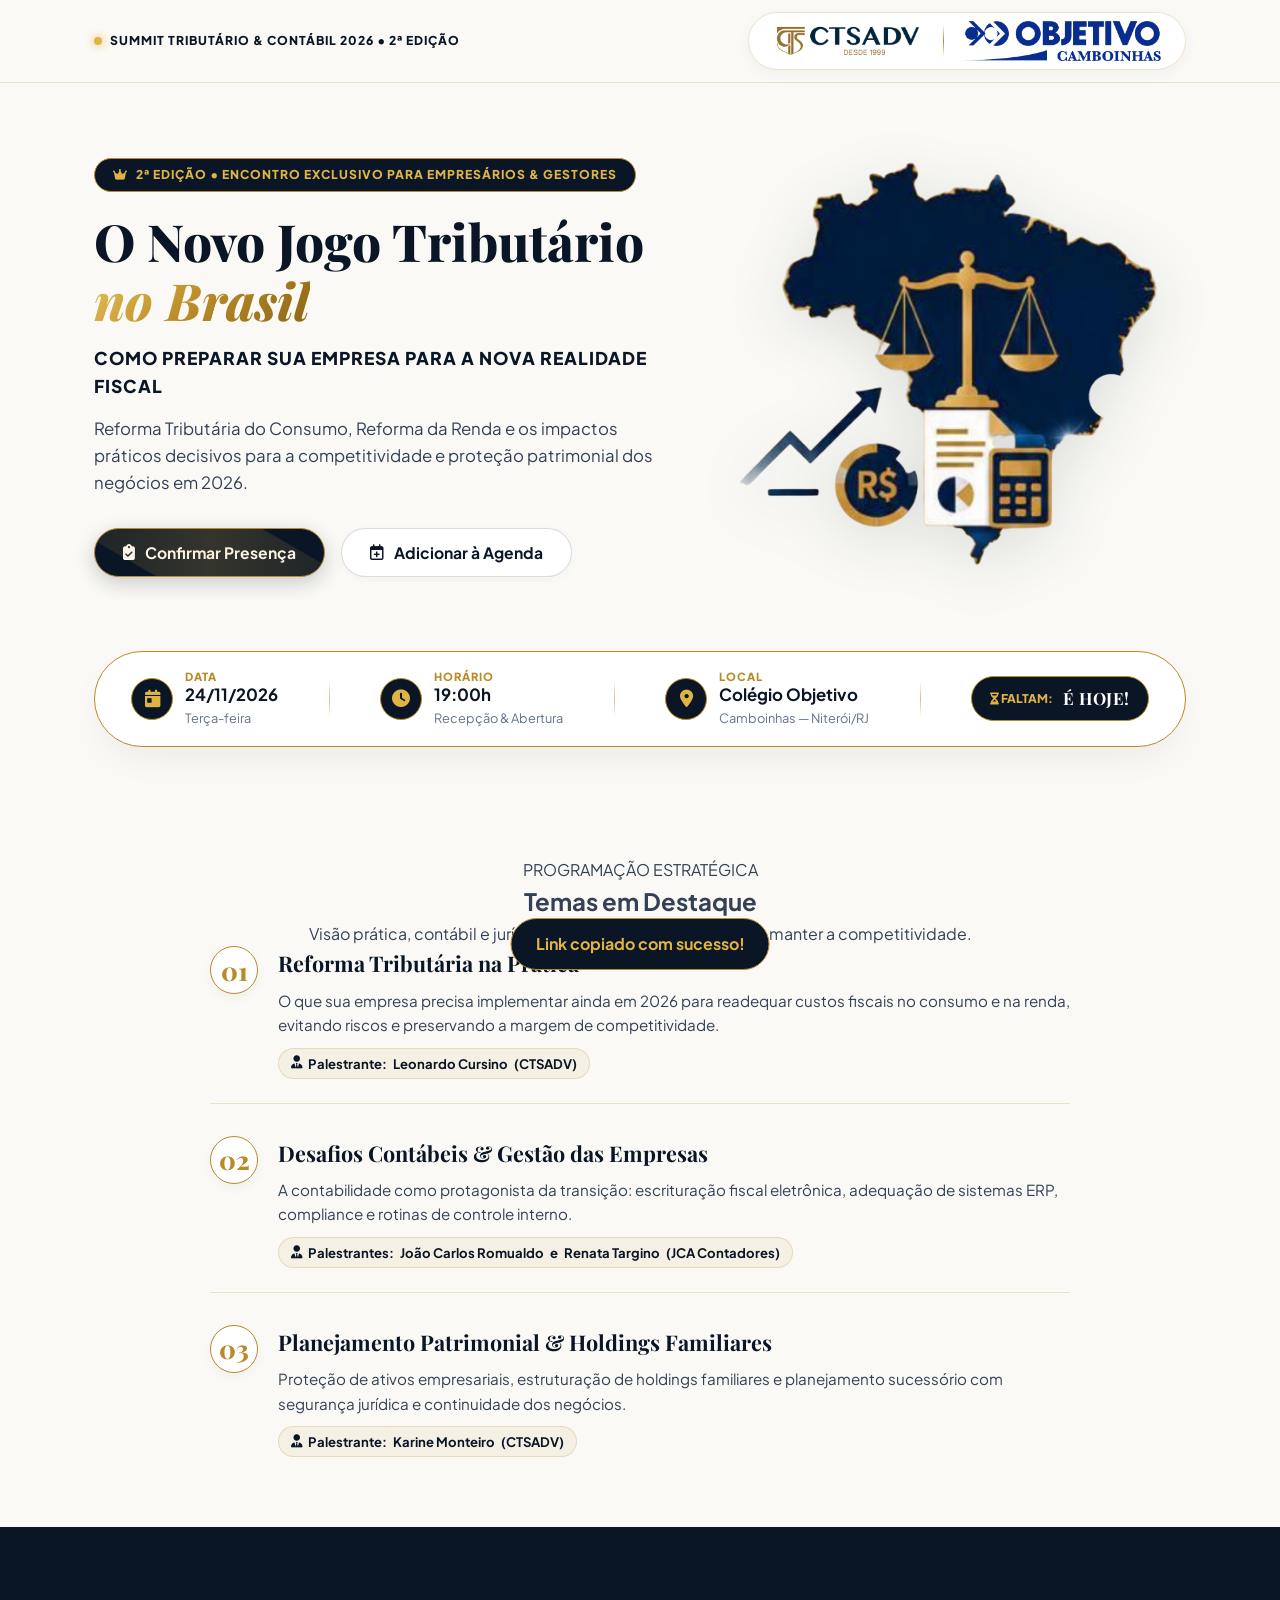
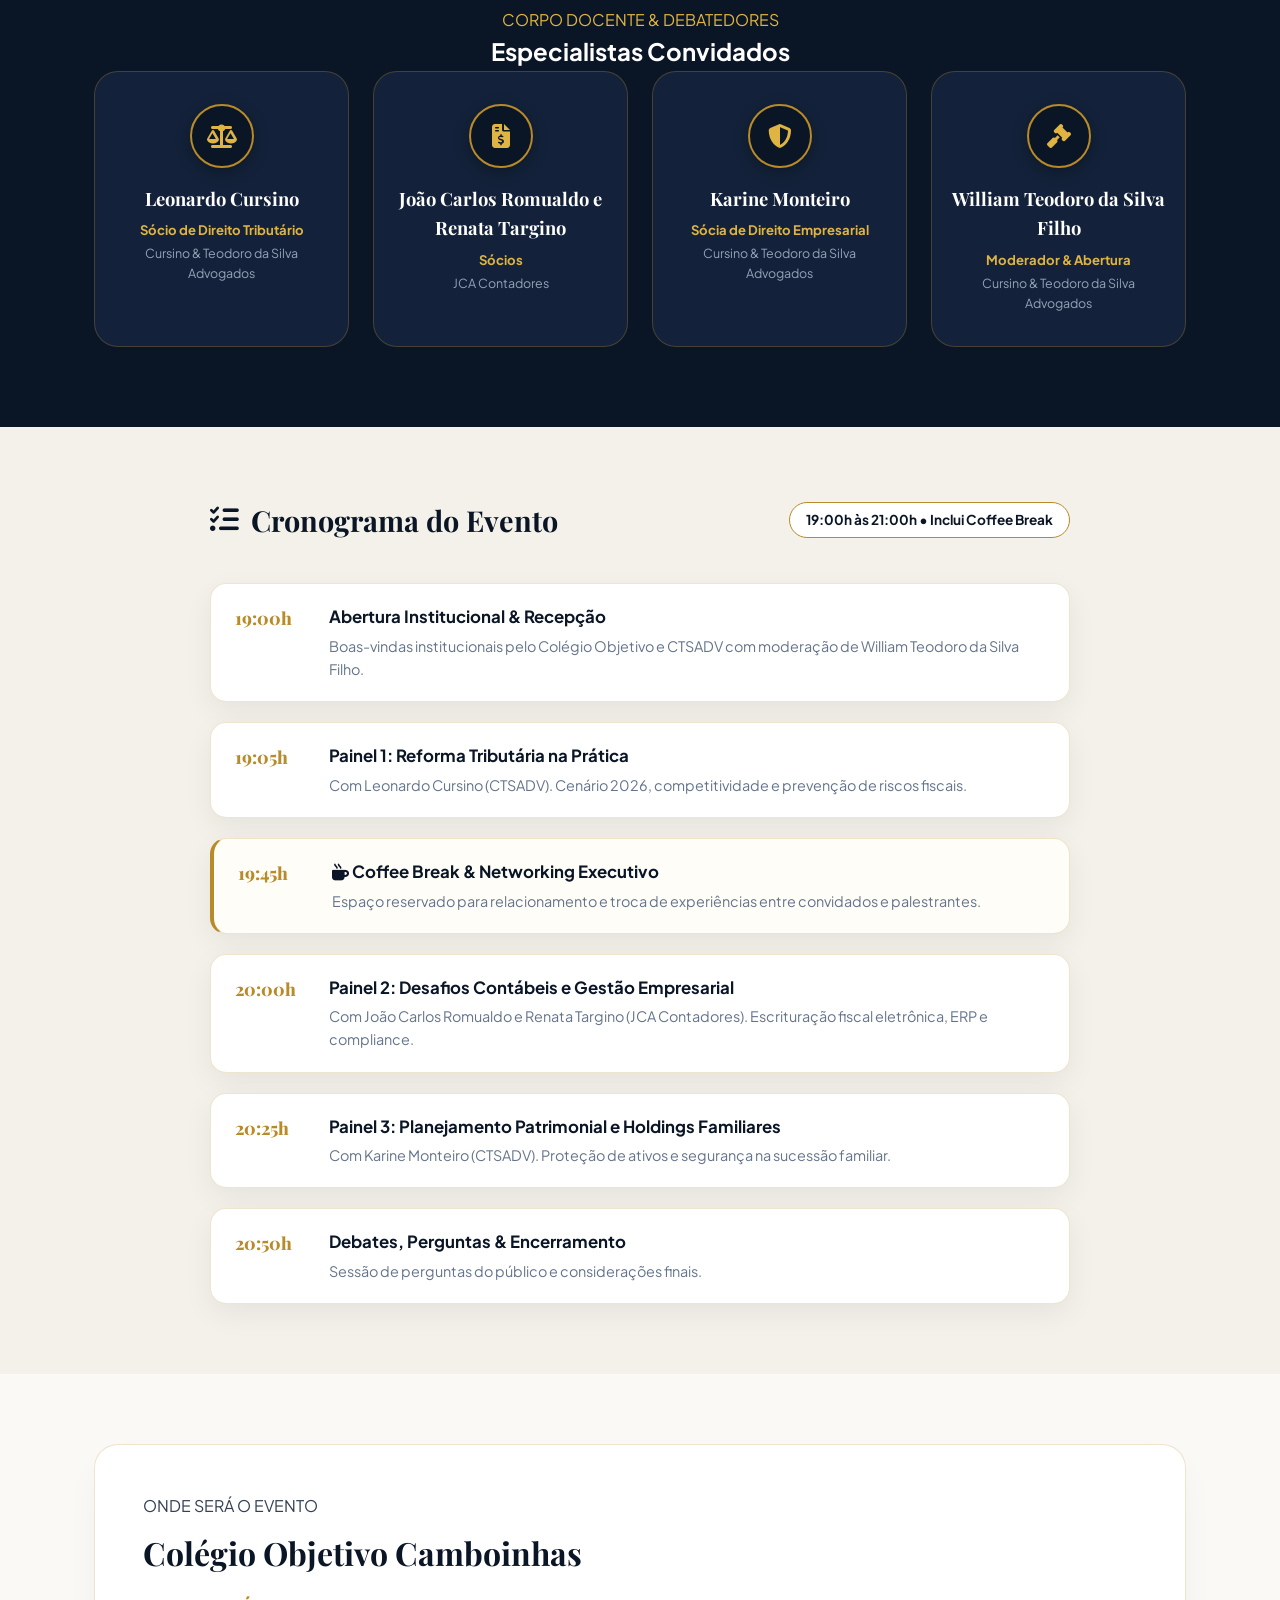
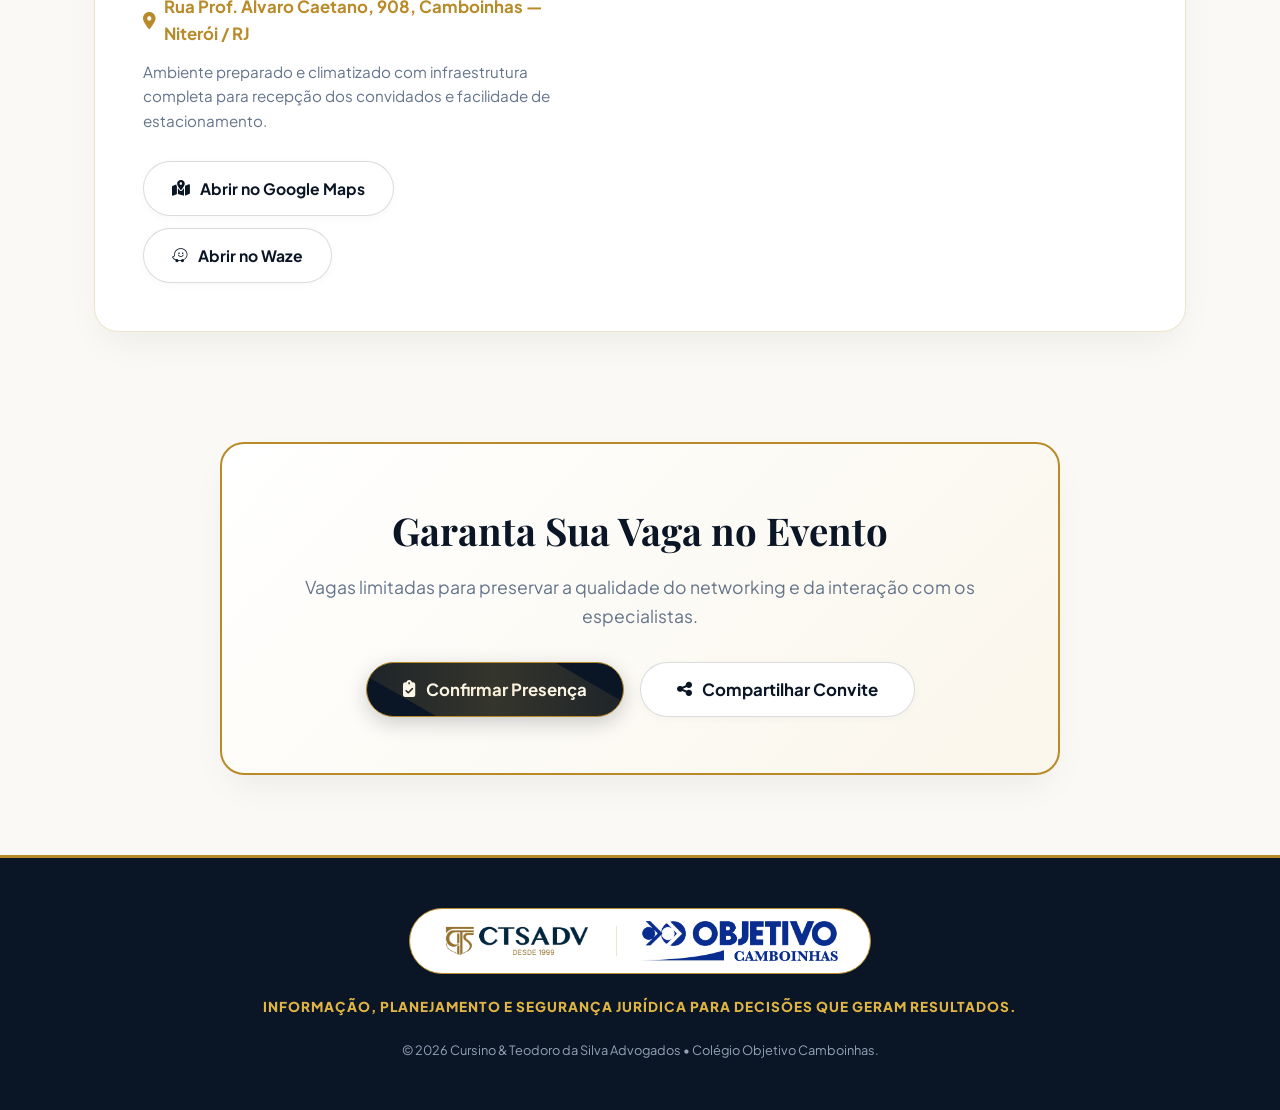
<file: index.html>
<!DOCTYPE html>
<html lang="pt-BR">
<head>
  <meta charset="UTF-8">
  <meta name="viewport" content="width=device-width, initial-scale=1.0">
  <title>O Novo Jogo Tributário no Brasil | Convite Oficial</title>

  <!-- Open Graph / WhatsApp Preview -->
  <meta property="og:title" content="O Novo Jogo Tributário no Brasil — 2ª Edição | Convite Oficial">
  <meta property="og:description" content="Como preparar sua empresa para a nova realidade fiscal em 2026. 2ª Edição em 24/11/2026 às 19h no Colégio Objetivo Camboinhas.">
  <meta property="og:type" content="website">
  <meta property="og:image" content="convite.jpeg">

  <!-- SEO Meta Tags -->
  <meta name="description" content="Convite oficial para a 2ª Edição do evento O Novo Jogo Tributário no Brasil: Reforma do Consumo, Renda e impactos práticos para empresários em 2026. Niterói/RJ.">
  <meta name="keywords" content="Reforma Tributaria, Direito Tributario, CTSADV, Colégio Objetivo Camboinhas, Niterói, Holdings Familiares, Contabilidade">

  <!-- Google Fonts -->
  <link rel="preconnect" href="https://fonts.googleapis.com">
  <link rel="preconnect" href="https://fonts.gstatic.com" crossorigin>
  <link href="https://fonts.googleapis.com/css2?family=Playfair+Display:ital,wght@0,600;0,700;0,800;1,600&family=Plus+Jakarta+Sans:wght@300;400;500;600;700;800&display=swap" rel="stylesheet">

  <!-- FontAwesome Icons -->
  <link rel="stylesheet" href="https://cdnjs.cloudflare.com/ajax/libs/font-awesome/6.4.0/css/all.min.css">

  <!-- CSS Principal -->
  <link rel="stylesheet" href="style.css">
</head>
<body>

  <!-- Header Institucional Fixo -->
  <header class="navbar-sticky">
    <div class="container navbar-container">
      <div class="nav-brand-badge">
        <span class="dot-live"></span> SUMMIT TRIBUTÁRIO & CONTÁBIL 2026 • 2ª EDIÇÃO
      </div>
      <div class="nav-logos">
        <img src="Nova Logo CTSADV.png" alt="CTSADV Advogados" class="nav-logo logo-ctsadv">
        <div class="nav-divider"></div>
        <img src="objetivo.png" alt="Objetivo Camboinhas" class="nav-logo logo-objetivo">
      </div>
    </div>
  </header>

  <!-- Hero Section Dividida (Texto + Imagem de Alto Impacto) -->
  <section class="hero-section">
    <div class="container">
      <div class="hero-split-grid">
        <!-- Coluna Esquerda: Textos & CTAs -->
        <div class="hero-text-side">
          <div class="hero-tag-pill">
            <i class="fa-solid fa-crown"></i> 2ª EDIÇÃO • ENCONTRO EXCLUSIVO PARA EMPRESÁRIOS & GESTORES
          </div>

          <h1 class="hero-title">
            O Novo Jogo Tributário <span class="gold-gradient-text">no Brasil</span>
          </h1>

          <p class="hero-subtitle">
            COMO PREPARAR SUA EMPRESA PARA A NOVA REALIDADE FISCAL
          </p>

          <p class="hero-description">
            Reforma Tributária do Consumo, Reforma da Renda e os impactos práticos decisivos para a competitividade e proteção patrimonial dos negócios em 2026.
          </p>

          <div class="hero-actions">
            <button class="btn btn-primary btn-gold glow-effect" onclick="openRSVPModal()">
              <i class="fa-solid fa-clipboard-check"></i> Confirmar Presença
            </button>
            <button class="btn btn-secondary" onclick="addToCalendar()">
              <i class="fa-regular fa-calendar-plus"></i> Adicionar à Agenda
            </button>
          </div>
        </div>

        <!-- Coluna Direita: Imagem sem Moldura -->
        <div class="hero-media-side">
          <img src="imagem.png" alt="O Novo Jogo Tributário no Brasil" class="hero-raw-img">
        </div>
      </div>

      <!-- Barra Única de Informações Rápidas e Regressiva (Faixa Elegante) -->
      <div class="event-summary-ribbon">
        <div class="ribbon-item">
          <i class="fa-solid fa-calendar-day ribbon-icon"></i>
          <div>
            <span class="ribbon-label">DATA</span>
            <strong>24/11/2026</strong>
            <small>Terça-feira</small>
          </div>
        </div>

        <div class="ribbon-divider"></div>

        <div class="ribbon-item">
          <i class="fa-solid fa-clock ribbon-icon"></i>
          <div>
            <span class="ribbon-label">HORÁRIO</span>
            <strong>19:00h</strong>
            <small>Recepção & Abertura</small>
          </div>
        </div>

        <div class="ribbon-divider"></div>

        <div class="ribbon-item">
          <i class="fa-solid fa-location-dot ribbon-icon"></i>
          <div>
            <span class="ribbon-label">LOCAL</span>
            <strong>Colégio Objetivo</strong>
            <small>Camboinhas — Niterói/RJ</small>
          </div>
        </div>

        <div class="ribbon-divider"></div>

        <!-- Regressiva Integrada na Faixa -->
        <div class="ribbon-timer">
          <span class="timer-label"><i class="fa-solid fa-hourglass-half"></i> FALTAM:</span>
          <div class="mini-countdown" id="countdown">
            <span id="days">00</span>d : <span id="hours">00</span>h : <span id="minutes">00</span>m : <span id="seconds">00</span>s
          </div>
        </div>
      </div>
    </div>
  </section>

  <!-- Seção 1: Temas Estratégicos (Lista Fluida sem Imagem) -->
  <section class="section-topics-fluid">
    <div class="container">
      <div class="section-header text-center">
        <span class="section-badge">PROGRAMAÇÃO ESTRATÉGICA</span>
        <h2 class="section-title">Temas em Destaque</h2>
        <p class="section-subtext">Visão prática, contábil e jurídica para proteger seu negócio e manter a competitividade.</p>
      </div>

      <div class="topics-full-width">
        <div class="topics-list-flow">
          <!-- Tema 1 -->
          <div class="topic-row-item">
            <div class="topic-number-badge">01</div>
            <div class="topic-text-content">
              <h3>Reforma Tributária na Prática</h3>
              <p>O que sua empresa precisa implementar ainda em 2026 para readequar custos fiscais no consumo e na renda, evitando riscos e preservando a margem de competitividade.</p>
              <span class="topic-speaker-pill"><i class="fa-solid fa-user-tie"></i> Palestrante: <strong>Leonardo Cursino</strong> (CTSADV)</span>
            </div>
          </div>

          <!-- Tema 2 -->
          <div class="topic-row-item">
            <div class="topic-number-badge">02</div>
            <div class="topic-text-content">
              <h3>Desafios Contábeis & Gestão das Empresas</h3>
              <p>A contabilidade como protagonista da transição: escrituração fiscal eletrônica, adequação de sistemas ERP, compliance e rotinas de controle interno.</p>
              <span class="topic-speaker-pill"><i class="fa-solid fa-user-tie"></i> Palestrantes: <strong>João Carlos Romualdo</strong> e <strong>Renata Targino</strong> (JCA Contadores)</span>
            </div>
          </div>

          <!-- Tema 3 -->
          <div class="topic-row-item">
            <div class="topic-number-badge">03</div>
            <div class="topic-text-content">
              <h3>Planejamento Patrimonial & Holdings Familiares</h3>
              <p>Proteção de ativos empresariais, estruturação de holdings familiares e planejamento sucessório com segurança jurídica e continuidade dos negócios.</p>
              <span class="topic-speaker-pill"><i class="fa-solid fa-user-tie"></i> Palestrante: <strong>Karine Monteiro</strong> (CTSADV)</span>
            </div>
          </div>
        </div>
      </div>
    </div>
  </section>

  <!-- Seção 2: Especialistas Convidados (Seção Escura Executiva para Contraste Visual) -->
  <section class="section-speakers-dark">
    <div class="container">
      <div class="section-header text-center">
        <span class="section-badge badge-gold">CORPO DOCENTE & DEBATEDORES</span>
        <h2 class="section-title text-white">Especialistas Convidados</h2>
      </div>

      <div class="speakers-row-grid">
        <!-- Speaker 1 -->
        <div class="speaker-profile-box">
          <div class="speaker-avatar-circle"><i class="fa-solid fa-scale-balanced"></i></div>
          <h3>Leonardo Cursino</h3>
          <span class="speaker-role-gold">Sócio de Direito Tributário</span>
          <p class="speaker-company">Cursino & Teodoro da Silva Advogados</p>
        </div>

        <!-- Speaker 2 -->
        <div class="speaker-profile-box">
          <div class="speaker-avatar-circle"><i class="fa-solid fa-file-invoice-dollar"></i></div>
          <h3>João Carlos Romualdo e Renata Targino</h3>
          <span class="speaker-role-gold">Sócios</span>
          <p class="speaker-company">JCA Contadores</p>
        </div>

        <!-- Speaker 3 -->
        <div class="speaker-profile-box">
          <div class="speaker-avatar-circle"><i class="fa-solid fa-shield-halved"></i></div>
          <h3>Karine Monteiro</h3>
          <span class="speaker-role-gold">Sócia de Direito Empresarial</span>
          <p class="speaker-company">Cursino & Teodoro da Silva Advogados</p>
        </div>

        <!-- Speaker 4 -->
        <div class="speaker-profile-box">
          <div class="speaker-avatar-circle"><i class="fa-solid fa-gavel"></i></div>
          <h3>William Teodoro da Silva Filho</h3>
          <span class="speaker-role-gold">Moderador & Abertura</span>
          <p class="speaker-company">Cursino & Teodoro da Silva Advogados</p>
        </div>
      </div>
    </div>
  </section>

  <!-- Seção 3: Cronograma do Evento (Timeline Fluida) -->
  <section class="section-agenda-fluid">
    <div class="container">
      <div class="agenda-fluid-wrap">
        <div class="agenda-header-inline">
          <h2><i class="fa-solid fa-list-check"></i> Cronograma do Evento</h2>
          <span class="time-pill">19:00h às 21:00h • Inclui Coffee Break</span>
        </div>

        <div class="timeline-fluid">
          <div class="t-fluid-row">
            <span class="t-fluid-time">19:00h</span>
            <div class="t-fluid-content">
              <h4>Abertura Institucional & Recepção</h4>
              <p>Boas-vindas institucionais pelo Colégio Objetivo e CTSADV com moderação de William Teodoro da Silva Filho.</p>
            </div>
          </div>

          <div class="t-fluid-row">
            <span class="t-fluid-time">19:05h</span>
            <div class="t-fluid-content">
              <h4>Painel 1: Reforma Tributária na Prática</h4>
              <p>Com Leonardo Cursino (CTSADV). Cenário 2026, competitividade e prevenção de riscos fiscais.</p>
            </div>
          </div>

          <div class="t-fluid-row row-coffee">
            <span class="t-fluid-time">19:45h</span>
            <div class="t-fluid-content">
              <h4><i class="fa-solid fa-mug-hot"></i> Coffee Break & Networking Executivo</h4>
              <p>Espaço reservado para relacionamento e troca de experiências entre convidados e palestrantes.</p>
            </div>
          </div>

          <div class="t-fluid-row">
            <span class="t-fluid-time">20:00h</span>
            <div class="t-fluid-content">
              <h4>Painel 2: Desafios Contábeis e Gestão Empresarial</h4>
              <p>Com João Carlos Romualdo e Renata Targino (JCA Contadores). Escrituração fiscal eletrônica, ERP e compliance.</p>
            </div>
          </div>

          <div class="t-fluid-row">
            <span class="t-fluid-time">20:25h</span>
            <div class="t-fluid-content">
              <h4>Painel 3: Planejamento Patrimonial e Holdings Familiares</h4>
              <p>Com Karine Monteiro (CTSADV). Proteção de ativos e segurança na sucessão familiar.</p>
            </div>
          </div>

          <div class="t-fluid-row">
            <span class="t-fluid-time">20:50h</span>
            <div class="t-fluid-content">
              <h4>Debates, Perguntas & Encerramento</h4>
              <p>Sessão de perguntas do público e considerações finais.</p>
            </div>
          </div>
        </div>
      </div>
    </div>
  </section>

  <!-- Seção 4: Localização & Mapa -->
  <section class="section-location-fluid">
    <div class="container">
      <div class="location-split-card">
        <div class="loc-text-col">
          <span class="section-badge">ONDE SERÁ O EVENTO</span>
          <h2>Colégio Objetivo Camboinhas</h2>
          <p class="loc-address-text"><i class="fa-solid fa-location-dot"></i> Rua Prof. Álvaro Caetano, 908, Camboinhas — Niterói / RJ</p>
          <p class="loc-detail-text">Ambiente preparado e climatizado com infraestrutura completa para recepção dos convidados e facilidade de estacionamento.</p>

          <div class="loc-buttons">
            <a href="https://maps.google.com/?q=Rua+Professor+Alvaro+Caetano+908+Camboinhas+Niteroi" target="_blank" rel="noopener" class="btn btn-secondary">
              <i class="fa-solid fa-map-location-dot"></i> Abrir no Google Maps
            </a>
            <a href="https://waze.com/ul?q=Rua+Professor+Alvaro+Caetano+908+Camboinhas+Niteroi" target="_blank" rel="noopener" class="btn btn-secondary">
              <i class="fa-brands fa-waze"></i> Abrir no Waze
            </a>
          </div>
        </div>

        <div class="loc-map-col">
          <iframe 
            title="Mapa do Local"
            src="https://maps.google.com/maps?q=Rua+Professor+Alvaro+Caetano+908+Camboinhas+Niteroi&t=&z=16&ie=UTF8&iwloc=&output=embed" 
            width="100%" 
            height="100%" 
            style="border:0;" 
            allowfullscreen="" 
            loading="lazy">
          </iframe>
        </div>
      </div>
    </div>
  </section>

  <!-- Final CTA Callout -->
  <section class="section-final-cta">
    <div class="container text-center">
      <div class="cta-banner">
        <h2>Garanta Sua Vaga no Evento</h2>
        <p>Vagas limitadas para preservar a qualidade do networking e da interação com os especialistas.</p>
        <div class="cta-banner-buttons">
          <button class="btn btn-primary btn-gold btn-large glow-effect" onclick="openRSVPModal()">
            <i class="fa-solid fa-clipboard-check"></i> Confirmar Presença
          </button>
          <button class="btn btn-secondary btn-large" onclick="shareInvite()">
            <i class="fa-solid fa-share-nodes"></i> Compartilhar Convite
          </button>
        </div>
      </div>
    </div>
  </section>

  <!-- Sticky RSVP Bar para Dispositivos Móveis -->
  <div class="sticky-rsvp-bar" id="stickyRsvp">
    <div class="sticky-text">
      <strong>O Novo Jogo Tributário</strong>
      <small>24/11 • Niterói/RJ</small>
    </div>
    <button class="btn btn-primary btn-gold btn-sm" onclick="openRSVPModal()">
      <i class="fa-solid fa-clipboard-check"></i> Confirmar Presença
    </button>
  </div>

  <!-- Rodapé Institucional -->
  <footer class="site-footer">
    <div class="container footer-inner">
      <div class="footer-logos-box">
        <img src="Nova Logo CTSADV.png" alt="CTSADV" class="f-logo">
        <div class="f-divider"></div>
        <img src="objetivo.png" alt="Objetivo" class="f-logo">
      </div>
      <p class="footer-tagline">
        INFORMAÇÃO, PLANEJAMENTO E SEGURANÇA JURÍDICA PARA DECISÕES QUE GERAM RESULTADOS.
      </p>
      <p class="footer-copy">
        &copy; 2026 Cursino & Teodoro da Silva Advogados • Colégio Objetivo Camboinhas.
      </p>
    </div>
  </footer>

  <!-- Modal RSVP / Formulário de Inscrição Google Forms Embedado -->
  <div class="modal-overlay" id="rsvpModal">
    <div class="modal-card modal-card-large">
      <button class="modal-close" onclick="closeRSVPModal()">&times;</button>
      <div class="modal-head">
        <div class="form-badge-icon"><i class="fa-solid fa-clipboard-check"></i></div>
        <h3>Inscrição no Evento</h3>
        <p>Preencha o formulário oficial abaixo para confirmar sua vaga.</p>
        <a href="https://forms.gle/5PyhPcKzJ42cFgur7" target="_blank" rel="noopener" class="direct-form-link">
          <i class="fa-solid fa-arrow-up-right-from-square"></i> Abrir formulário em nova aba
        </a>
      </div>

      <div class="google-form-iframe-wrapper">
        <iframe 
          title="Formulário de Inscrição"
          src="https://docs.google.com/forms/d/e/1FAIpQLSdCxQDmo1mU_zZFu1no5NuM_jquzbsm9c9NDr6sJ6QUx1jcrg/viewform?embedded=true" 
          width="100%" 
          height="620" 
          frameborder="0" 
          marginheight="0" 
          marginwidth="0">
          Carregando formulário de inscrição...
        </iframe>
      </div>
    </div>
  </div>

  <!-- Toast -->
  <div class="toast" id="toast">Link copiado com sucesso!</div>

  <script src="script.js"></script>
</body>
</html>
</file>
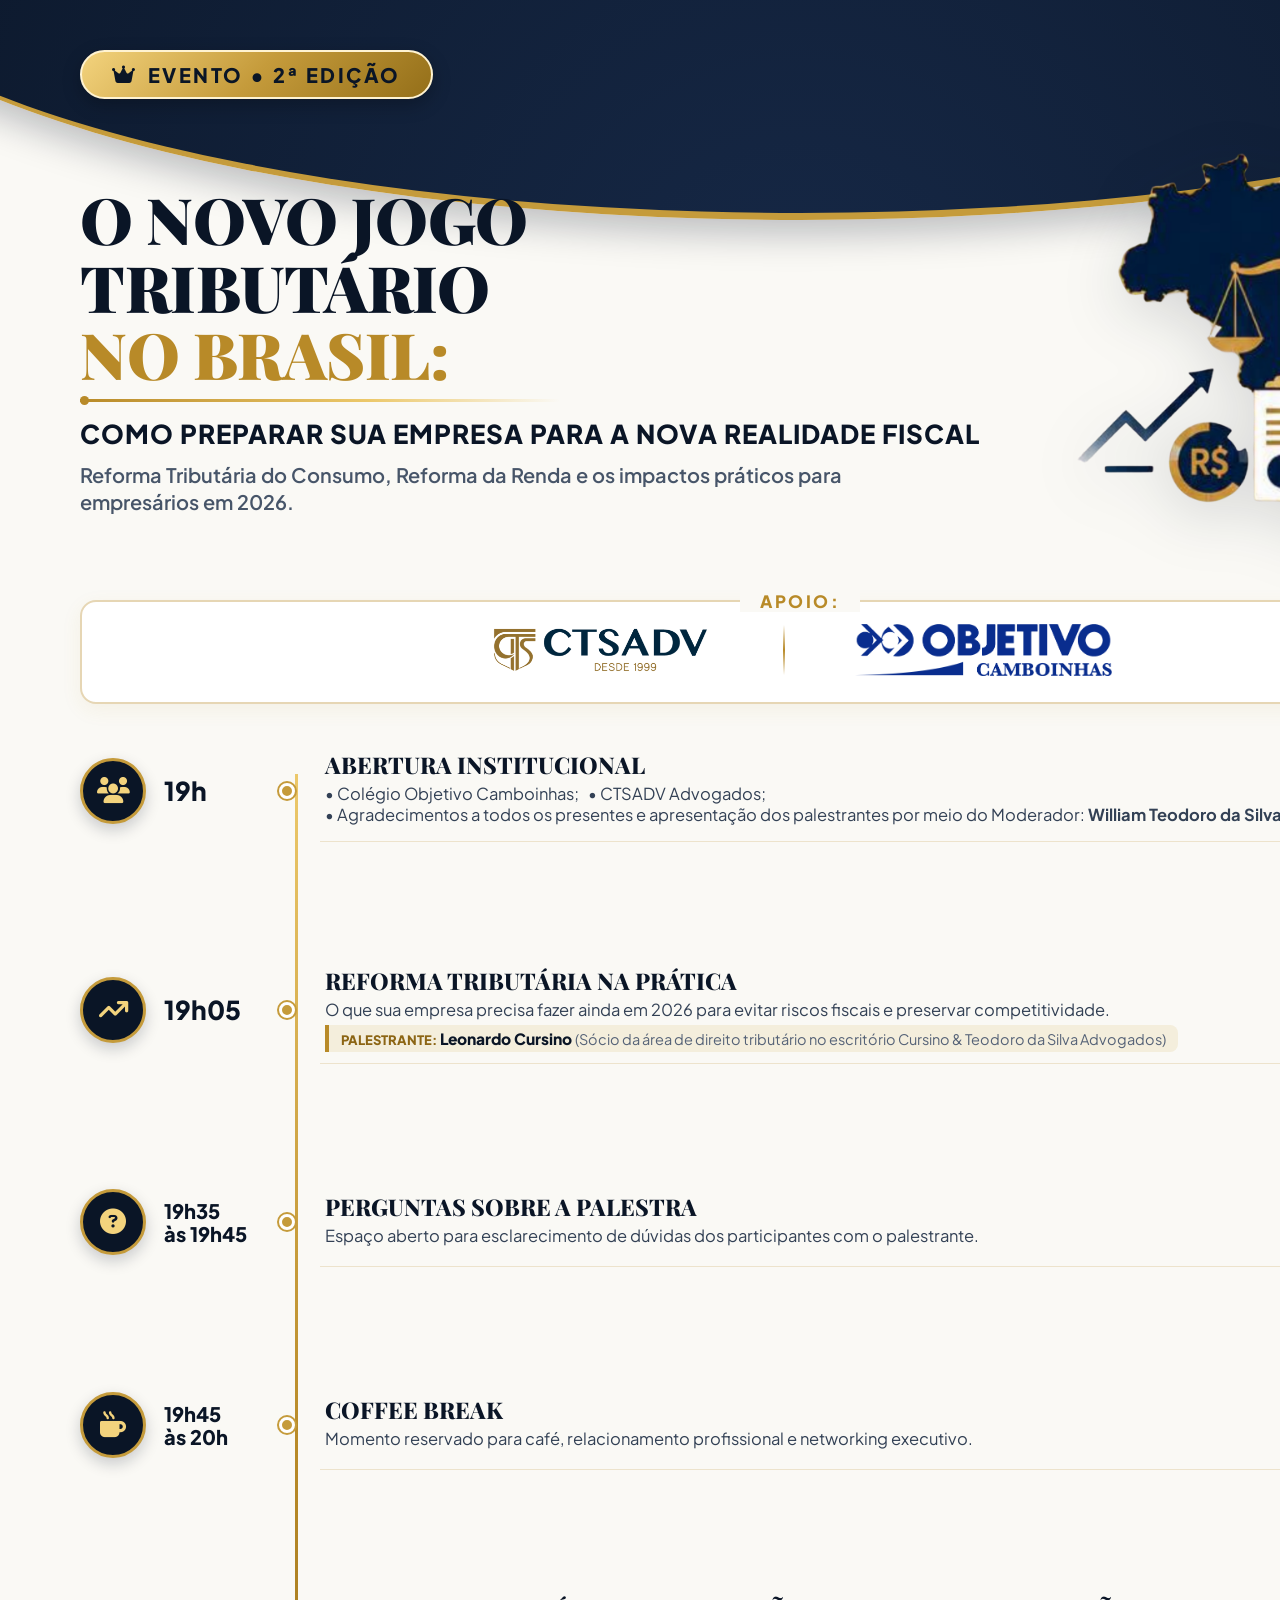
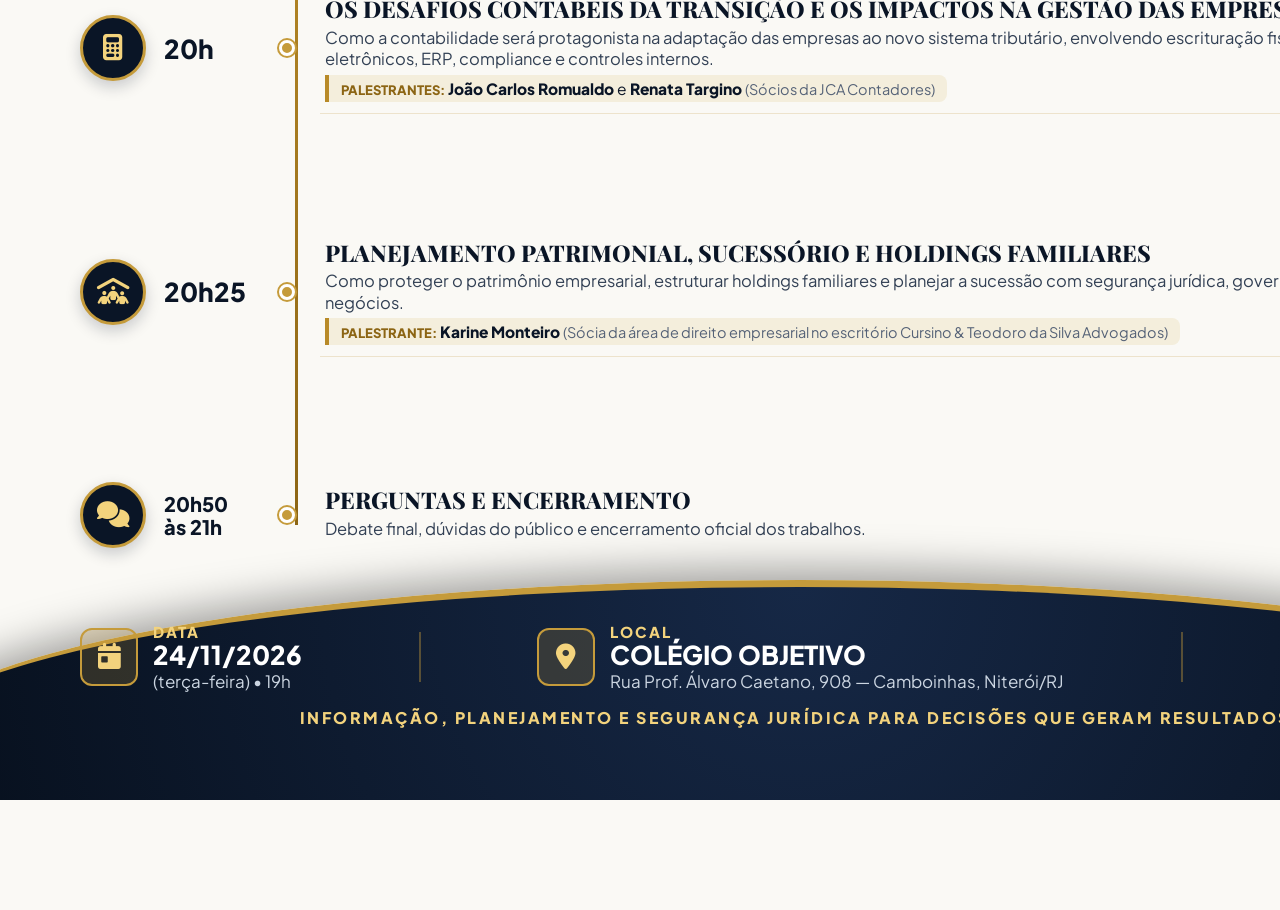
<file: banner_80x120.html>
<!DOCTYPE html>
<html lang="pt-BR">
<head>
  <meta charset="UTF-8">
  <title>Banner 80x120cm — O Novo Jogo Tributário no Brasil (2ª Edição)</title>

  <!-- Google Fonts -->
  <link rel="preconnect" href="https://fonts.googleapis.com">
  <link rel="preconnect" href="https://fonts.gstatic.com" crossorigin>
  <link href="https://fonts.googleapis.com/css2?family=Playfair+Display:ital,wght@0,600;0,700;0,800;0,900;1,700;1,800&family=Plus+Jakarta+Sans:wght@400;500;600;700;800;900&display=swap" rel="stylesheet">
  
  <!-- FontAwesome 6 -->
  <link rel="stylesheet" href="https://cdnjs.cloudflare.com/ajax/libs/font-awesome/6.4.0/css/all.min.css">

  <style>
    @page {
      size: 80cm 120cm;
      margin: 0;
    }

    * {
      box-sizing: border-box;
      margin: 0;
      padding: 0;
    }

    html, body {
      width: 1600px;
      height: 2400px;
      background-color: #FAF9F5;
      font-family: 'Plus Jakarta Sans', sans-serif;
      color: #1E293B;
      position: relative;
      overflow: hidden;
      -webkit-print-color-adjust: exact;
      print-color-adjust: exact;
    }

    /* Curva Elegante no Topo */
    .top-navy-shape {
      position: absolute;
      top: -380px;
      left: -200px;
      width: 2000px;
      height: 600px;
      background: radial-gradient(circle at 50% 120%, #162846 0%, #0A1526 100%);
      border-bottom: 7px solid #C59B3B;
      border-radius: 50%;
      z-index: 1;
      box-shadow: 0 15px 35px rgba(10, 21, 38, 0.25);
    }

    /* Selo Dourado de 2ª Edição */
    .top-badge-wrap {
      position: absolute;
      top: 50px;
      left: 80px;
      z-index: 10;
    }

    .badge-pill {
      background: linear-gradient(135deg, #F3D37D 0%, #C59B3B 50%, #946F19 100%);
      color: #0A1526;
      font-size: 20px;
      font-weight: 900;
      letter-spacing: 2.5px;
      padding: 10px 30px;
      border-radius: 40px;
      display: inline-flex;
      align-items: center;
      gap: 10px;
      box-shadow: 0 6px 18px rgba(0,0,0,0.25);
      border: 2px solid #FFF3D1;
      text-transform: uppercase;
    }

    /* Container Global do Conteúdo */
    .banner-body {
      position: relative;
      z-index: 5;
      width: 1600px;
      height: 2400px;
      padding: 90px 80px 240px 80px;
      display: flex;
      flex-direction: column;
      justify-content: flex-start;
    }

    /* Cabeçalho: Título + Imagem Oficial */
    .banner-hero-header {
      display: flex;
      align-items: center;
      justify-content: space-between;
      margin-top: 35px;
      margin-bottom: 25px;
    }

    .hero-text-col {
      flex: 1;
      max-width: 920px;
    }

    .hero-h1 {
      font-family: 'Playfair Display', serif;
      font-size: 64px;
      font-weight: 900;
      color: #0A1526;
      line-height: 1.05;
      letter-spacing: -0.5px;
      margin-bottom: 12px;
    }

    .hero-h1 .gold-word {
      color: #B88A28;
    }

    .hero-h1-divider {
      width: 480px;
      height: 3px;
      background: linear-gradient(90deg, #B88A28 0%, #ECC86A 60%, transparent 100%);
      margin-bottom: 16px;
      position: relative;
    }

    .hero-h1-divider::after {
      content: '';
      position: absolute;
      top: -3px;
      left: 0;
      width: 9px;
      height: 9px;
      background: #B88A28;
      border-radius: 50%;
    }

    .hero-subhead {
      font-size: 26px;
      font-weight: 900;
      color: #0A1526;
      letter-spacing: 1px;
      text-transform: uppercase;
      line-height: 1.25;
      margin-bottom: 10px;
    }

    .hero-desc {
      font-size: 20px;
      font-weight: 600;
      color: #475569;
      line-height: 1.35;
      max-width: 860px;
    }

    .hero-img-col {
      width: 480px;
      display: flex;
      align-items: center;
      justify-content: center;
    }

    .hero-img-col img {
      width: 450px;
      height: auto;
      object-fit: contain;
      filter: drop-shadow(0 15px 30px rgba(10, 21, 38, 0.15));
    }

    /* Faixa de Apoio / Realização */
    .sponsor-card {
      border: 2px solid rgba(184, 138, 40, 0.35);
      border-radius: 16px;
      background: #FFFFFF;
      padding: 18px 40px 22px 40px;
      margin-bottom: 30px;
      position: relative;
      box-shadow: 0 6px 20px rgba(184, 138, 40, 0.08);
    }

    .sponsor-tag {
      position: absolute;
      top: -12px;
      left: 50%;
      transform: translateX(-50%);
      background: #FAF9F5;
      padding: 0 20px;
      font-size: 17px;
      font-weight: 800;
      color: #B88A28;
      letter-spacing: 2.5px;
    }

    .sponsor-logos {
      display: flex;
      align-items: center;
      justify-content: center;
      gap: 70px;
    }

    .logo-cts {
      height: 60px;
      width: auto;
    }

    .sponsor-sep {
      width: 2px;
      height: 50px;
      background: linear-gradient(180deg, transparent, #B88A28, transparent);
    }

    .logo-obj {
      height: 52px;
      width: auto;
    }

    /* Cronograma / Linha do Tempo */
    .timeline-wrap {
      flex: 1;
      display: flex;
      flex-direction: column;
      justify-content: space-between;
      position: relative;
      margin-top: 5px;
    }

    /* Linha Vertical Conectora */
    .timeline-wrap::before {
      content: '';
      position: absolute;
      top: 35px;
      bottom: 35px;
      left: 215px;
      width: 3px;
      background: linear-gradient(180deg, #ECC86A 0%, #B88A28 50%, #8C6514 100%);
      z-index: 2;
    }

    .t-row {
      display: flex;
      align-items: center;
      position: relative;
      padding: 12px 0;
      z-index: 3;
    }

    /* Linha divisória horizontal sutil */
    .t-row::after {
      content: '';
      position: absolute;
      bottom: 0;
      left: 240px;
      right: 0;
      height: 1px;
      background: rgba(184, 138, 40, 0.2);
    }

    .t-row:last-child::after {
      display: none;
    }

    /* Ícone Redondo */
    .t-icon-box {
      width: 66px;
      height: 66px;
      border-radius: 50%;
      background: #0A1526;
      border: 3px solid #C59B3B;
      display: flex;
      align-items: center;
      justify-content: center;
      color: #F3D37D;
      font-size: 26px;
      box-shadow: 0 6px 15px rgba(10, 21, 38, 0.2);
      flex-shrink: 0;
    }

    /* Horário */
    .t-time-box {
      width: 125px;
      padding-left: 18px;
      font-size: 26px;
      font-weight: 900;
      color: #0A1526;
      flex-shrink: 0;
    }

    .t-time-box .time-small-range {
      font-size: 20px;
      font-weight: 800;
      line-height: 1.15;
      display: block;
    }

    /* Ponto Dourado na Linha */
    .t-bullet {
      width: 16px;
      height: 16px;
      border-radius: 50%;
      background: #C59B3B;
      border: 3px solid #FFFFFF;
      box-shadow: 0 0 0 2px #C59B3B;
      margin-left: 8px;
      margin-right: 25px;
      flex-shrink: 0;
      z-index: 4;
    }

    /* Detalhes da Palestra */
    .t-info {
      flex: 1;
      padding-left: 5px;
    }

    .t-title {
      font-family: 'Playfair Display', serif;
      font-size: 23px;
      font-weight: 800;
      color: #0A1526;
      line-height: 1.2;
      text-transform: uppercase;
      margin-bottom: 4px;
    }

    .t-text {
      font-size: 16.5px;
      color: #334155;
      line-height: 1.3;
      margin-bottom: 5px;
    }

    .t-speaker {
      background: #F4EEDC;
      border-left: 4px solid #B88A28;
      padding: 4px 12px;
      border-radius: 0 8px 8px 0;
      display: inline-block;
      font-size: 15.5px;
      color: #0A1526;
    }

    .t-speaker .speaker-tag-name {
      font-weight: 900;
      color: #0A1526;
    }

    .t-speaker .speaker-tag-role {
      color: #556277;
      font-size: 14.5px;
    }

    /* Rodapé do Banner */
    .banner-footer {
      position: absolute;
      bottom: -110px;
      left: -100px;
      width: 1800px;
      height: 330px;
      background: radial-gradient(circle at 50% 0%, #162846 0%, #060E1A 100%);
      border-top: 7px solid #C59B3B;
      border-radius: 50% 50% 0 0;
      z-index: 10;
      padding-top: 35px;
      display: flex;
      flex-direction: column;
      align-items: center;
      color: #FFFFFF;
      box-shadow: 0 -12px 40px rgba(0,0,0,0.35);
    }

    .footer-content {
      width: 1440px;
      display: flex;
      align-items: center;
      justify-content: space-between;
      margin-bottom: 15px;
    }

    .f-item {
      display: flex;
      align-items: center;
      gap: 15px;
    }

    .f-icon {
      width: 58px;
      height: 58px;
      border-radius: 12px;
      background: rgba(197, 155, 59, 0.2);
      border: 2px solid #C59B3B;
      display: flex;
      align-items: center;
      justify-content: center;
      color: #F3D37D;
      font-size: 26px;
    }

    .f-texts .f-label {
      font-size: 15px;
      font-weight: 800;
      color: #F3D37D;
      letter-spacing: 2px;
      text-transform: uppercase;
      display: block;
    }

    .f-texts .f-title {
      font-size: 26px;
      font-weight: 900;
      color: #FFFFFF;
      line-height: 1.1;
    }

    .f-texts .f-sub {
      font-size: 17px;
      color: #CBD5E1;
      display: block;
    }

    .f-divider {
      width: 2px;
      height: 50px;
      background: rgba(197, 155, 59, 0.4);
    }

    /* QR Code */
    .f-qr-box {
      display: flex;
      align-items: center;
      gap: 12px;
      background: #FFFFFF;
      padding: 6px 14px;
      border-radius: 10px;
      border: 2px solid #C59B3B;
    }

    .f-qr-box img {
      width: 50px;
      height: 50px;
    }

    .f-qr-box span {
      font-size: 13px;
      font-weight: 900;
      color: #0A1526;
      line-height: 1.2;
      text-transform: uppercase;
    }

    .f-motto {
      font-size: 16px;
      font-weight: 800;
      color: #F3D37D;
      letter-spacing: 2.5px;
      text-transform: uppercase;
      text-align: center;
    }
  </style>
</head>
<body>

  <!-- Curva Superior Marinho -->
  <div class="top-navy-shape"></div>

  <!-- Selo Superior 2ª Edição -->
  <div class="top-badge-wrap">
    <div class="badge-pill">
      <i class="fa-solid fa-crown"></i> EVENTO • 2ª EDIÇÃO
    </div>
  </div>

  <!-- Corpo do Banner -->
  <div class="banner-body">

    <!-- Cabeçalho (Título + Imagem) -->
    <div class="banner-hero-header">
      <div class="hero-text-col">
        <h1 class="hero-h1">
          O NOVO JOGO<br>
          TRIBUTÁRIO<br>
          <span class="gold-word">NO BRASIL:</span>
        </h1>
        <div class="hero-h1-divider"></div>

        <div class="hero-subhead">
          COMO PREPARAR SUA EMPRESA PARA A NOVA REALIDADE FISCAL
        </div>
        <p class="hero-desc">
          Reforma Tributária do Consumo, Reforma da Renda e os impactos práticos para empresários em 2026.
        </p>
      </div>

      <div class="hero-img-col">
        <img src="imagem.png" alt="O Novo Jogo Tributário no Brasil">
      </div>
    </div>

    <!-- Faixa de Realização / Apoio -->
    <div class="sponsor-card">
      <div class="sponsor-tag">APOIO:</div>
      <div class="sponsor-logos">
        <img src="Nova Logo CTSADV.png" alt="CTSADV Advogados" class="logo-cts">
        <div class="sponsor-sep"></div>
        <img src="objetivo.png" alt="Colégio Objetivo Camboinhas" class="logo-obj">
      </div>
    </div>

    <!-- Linha do Tempo / Cronograma Oficial -->
    <div class="timeline-wrap">

      <!-- 19h: Abertura -->
      <div class="t-row">
        <div class="t-icon-box"><i class="fa-solid fa-users"></i></div>
        <div class="t-time-box">19h</div>
        <div class="t-bullet"></div>
        <div class="t-info">
          <div class="t-title">ABERTURA INSTITUCIONAL</div>
          <div class="t-text">
            • Colégio Objetivo Camboinhas; &nbsp;&nbsp;• CTSADV Advogados;<br>
            • Agradecimentos a todos os presentes e apresentação dos palestrantes por meio do Moderador: <strong>William Teodoro da Silva Filho</strong>.
          </div>
        </div>
      </div>

      <!-- 19h05: Painel 1 -->
      <div class="t-row">
        <div class="t-icon-box"><i class="fa-solid fa-arrow-trend-up"></i></div>
        <div class="t-time-box">19h05</div>
        <div class="t-bullet"></div>
        <div class="t-info">
          <div class="t-title">REFORMA TRIBUTÁRIA NA PRÁTICA</div>
          <div class="t-text">
            O que sua empresa precisa fazer ainda em 2026 para evitar riscos fiscais e preservar competitividade.
          </div>
          <div class="t-speaker">
            <span style="font-weight: 800; font-size: 13px; color: #8C6514; text-transform: uppercase;">PALESTRANTE:</span>
            <span class="speaker-tag-name">Leonardo Cursino</span>
            <span class="speaker-tag-role">(Sócio da área de direito tributário no escritório Cursino & Teodoro da Silva Advogados)</span>
          </div>
        </div>
      </div>

      <!-- 19h35 às 19h45: Perguntas -->
      <div class="t-row">
        <div class="t-icon-box"><i class="fa-solid fa-circle-question"></i></div>
        <div class="t-time-box"><span class="time-small-range">19h35<br>às 19h45</span></div>
        <div class="t-bullet"></div>
        <div class="t-info">
          <div class="t-title">PERGUNTAS SOBRE A PALESTRA</div>
          <div class="t-text">Espaço aberto para esclarecimento de dúvidas dos participantes com o palestrante.</div>
        </div>
      </div>

      <!-- 19h45 às 20h: Coffee Break -->
      <div class="t-row">
        <div class="t-icon-box"><i class="fa-solid fa-mug-hot"></i></div>
        <div class="t-time-box"><span class="time-small-range">19h45<br>às 20h</span></div>
        <div class="t-bullet"></div>
        <div class="t-info">
          <div class="t-title">COFFEE BREAK</div>
          <div class="t-text">Momento reservado para café, relacionamento profissional e networking executivo.</div>
        </div>
      </div>

      <!-- 20h: Painel 2 -->
      <div class="t-row">
        <div class="t-icon-box"><i class="fa-solid fa-calculator"></i></div>
        <div class="t-time-box">20h</div>
        <div class="t-bullet"></div>
        <div class="t-info">
          <div class="t-title">OS DESAFIOS CONTÁBEIS DA TRANSIÇÃO E OS IMPACTOS NA GESTÃO DAS EMPRESAS</div>
          <div class="t-text">
            Como a contabilidade será protagonista na adaptação das empresas ao novo sistema tributário, envolvendo escrituração fiscal, documentos fiscais eletrônicos, ERP, compliance e controles internos.
          </div>
          <div class="t-speaker">
            <span style="font-weight: 800; font-size: 13px; color: #8C6514; text-transform: uppercase;">PALESTRANTES:</span>
            <span class="speaker-tag-name">João Carlos Romualdo</span> e <span class="speaker-tag-name">Renata Targino</span>
            <span class="speaker-tag-role">(Sócios da JCA Contadores)</span>
          </div>
        </div>
      </div>

      <!-- 20h25: Painel 3 -->
      <div class="t-row">
        <div class="t-icon-box"><i class="fa-solid fa-people-roof"></i></div>
        <div class="t-time-box">20h25</div>
        <div class="t-bullet"></div>
        <div class="t-info">
          <div class="t-title">PLANEJAMENTO PATRIMONIAL, SUCESSÓRIO E HOLDINGS FAMILIARES</div>
          <div class="t-text">
            Como proteger o patrimônio empresarial, estruturar holdings familiares e planejar a sucessão com segurança jurídica, governança e continuidade dos negócios.
          </div>
          <div class="t-speaker">
            <span style="font-weight: 800; font-size: 13px; color: #8C6514; text-transform: uppercase;">PALESTRANTE:</span>
            <span class="speaker-tag-name">Karine Monteiro</span>
            <span class="speaker-tag-role">(Sócia da área de direito empresarial no escritório Cursino & Teodoro da Silva Advogados)</span>
          </div>
        </div>
      </div>

      <!-- 20h50 às 21h: Perguntas e Encerramento -->
      <div class="t-row">
        <div class="t-icon-box"><i class="fa-solid fa-comments"></i></div>
        <div class="t-time-box"><span class="time-small-range">20h50<br>às 21h</span></div>
        <div class="t-bullet"></div>
        <div class="t-info">
          <div class="t-title">PERGUNTAS E ENCERRAMENTO</div>
          <div class="t-text">Debate final, dúvidas do público e encerramento oficial dos trabalhos.</div>
        </div>
      </div>

    </div>

  </div>

  <!-- Rodapé Curvo em Azul Marinho -->
  <div class="banner-footer">
    <div class="footer-content">
      
      <!-- Bloco Data -->
      <div class="f-item">
        <div class="f-icon"><i class="fa-solid fa-calendar-day"></i></div>
        <div class="f-texts">
          <span class="f-label">DATA</span>
          <span class="f-title">24/11/2026</span>
          <span class="f-sub">(terça-feira) • 19h</span>
        </div>
      </div>

      <div class="f-divider"></div>

      <!-- Bloco Local -->
      <div class="f-item">
        <div class="f-icon"><i class="fa-solid fa-location-dot"></i></div>
        <div class="f-texts">
          <span class="f-label">LOCAL</span>
          <span class="f-title">COLÉGIO OBJETIVO</span>
          <span class="f-sub">Rua Prof. Álvaro Caetano, 908 — Camboinhas, Niterói/RJ</span>
        </div>
      </div>

      <div class="f-divider"></div>

      <!-- Bloco QR Code -->
      <div class="f-qr-box">
        <img src="qr_code.svg" alt="QR Code Inscrição">
        <span>ESCANEIE PARA<br>CREDENCIAMENTO</span>
      </div>

    </div>

    <!-- Lema Institucional -->
    <div class="f-motto">
      INFORMAÇÃO, PLANEJAMENTO E SEGURANÇA JURÍDICA PARA DECISÕES QUE GERAM RESULTADOS.
    </div>
  </div>

</body>
</html>
</file>
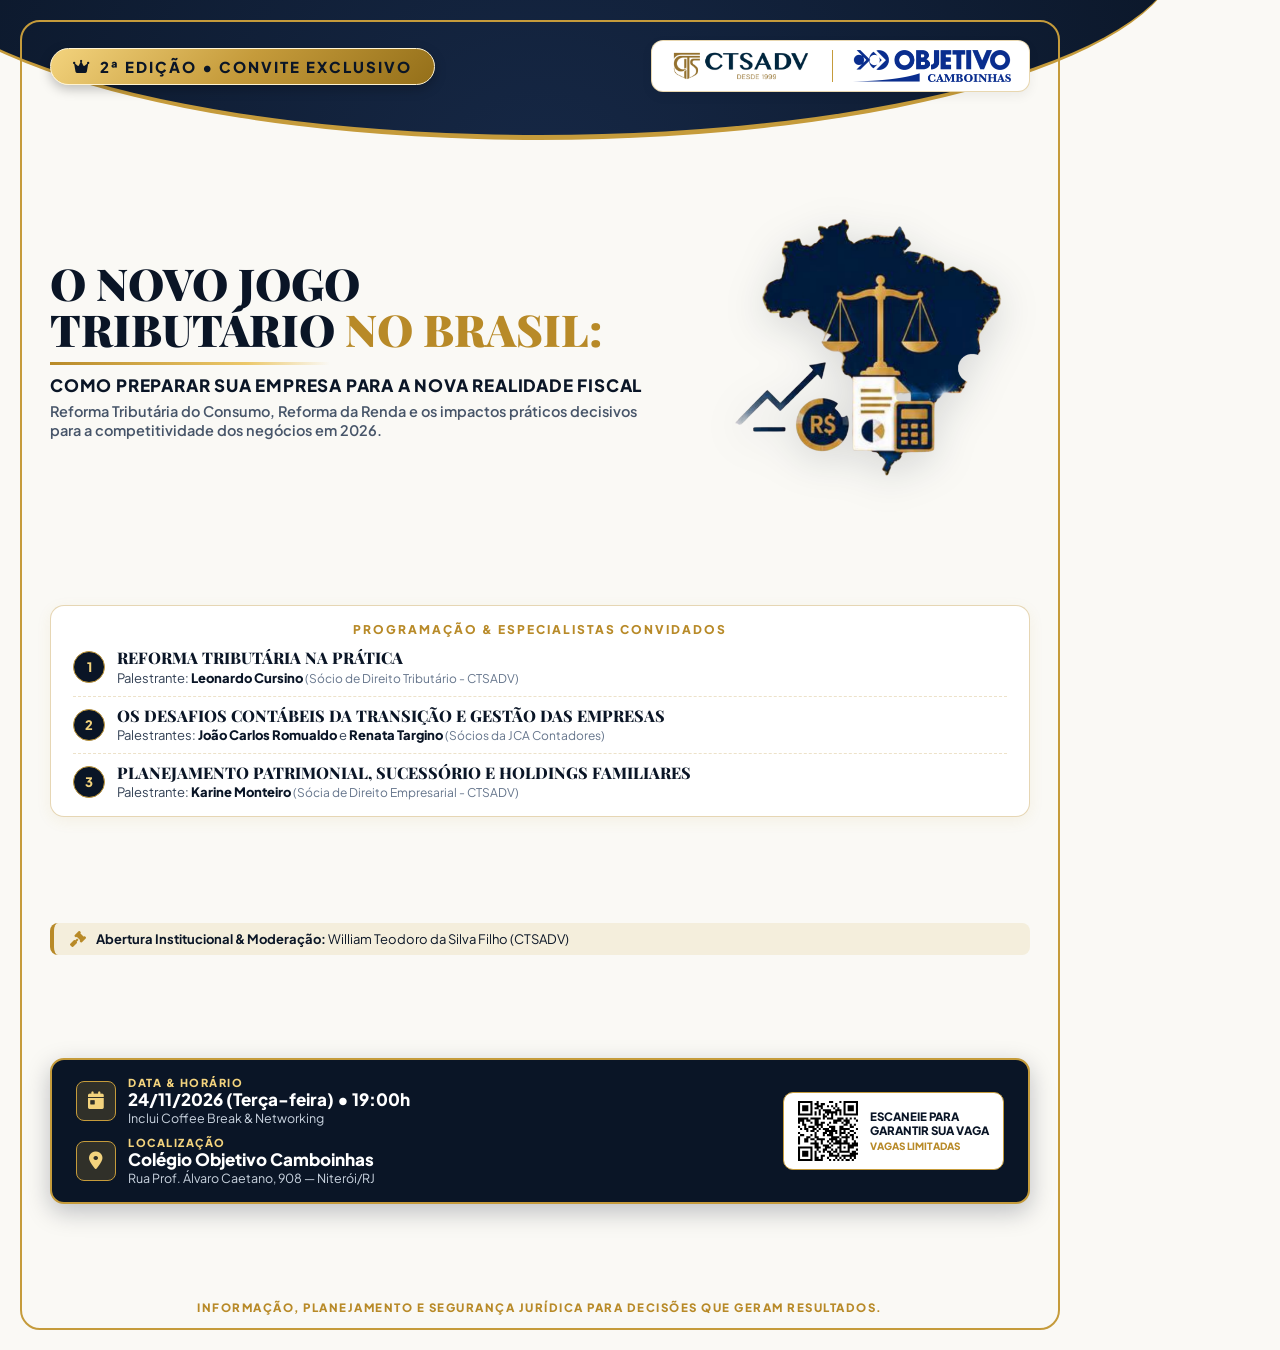
<file: card_whatsapp.html>
<!DOCTYPE html>
<html lang="pt-BR">
<head>
  <meta charset="UTF-8">
  <title>Card WhatsApp — O Novo Jogo Tributário no Brasil (2ª Edição)</title>

  <!-- Google Fonts -->
  <link rel="preconnect" href="https://fonts.googleapis.com">
  <link rel="preconnect" href="https://fonts.gstatic.com" crossorigin>
  <link href="https://fonts.googleapis.com/css2?family=Playfair+Display:ital,wght@0,700;0,800;0,900;1,700&family=Plus+Jakarta+Sans:wght@400;500;600;700;800;900&display=swap" rel="stylesheet">
  
  <!-- FontAwesome 6 -->
  <link rel="stylesheet" href="https://cdnjs.cloudflare.com/ajax/libs/font-awesome/6.4.0/css/all.min.css">

  <style>
    * {
      box-sizing: border-box;
      margin: 0;
      padding: 0;
    }

    body {
      width: 1080px;
      height: 1350px;
      background-color: #FAF9F5;
      font-family: 'Plus Jakarta Sans', sans-serif;
      color: #1E293B;
      position: relative;
      overflow: hidden;
      display: flex;
      flex-direction: column;
      justify-content: space-between;
      padding: 45px 50px 35px 50px;
    }

    /* Borda Nobre e Moldura Dourada */
    .outer-border {
      position: absolute;
      top: 20px;
      left: 20px;
      right: 20px;
      bottom: 20px;
      border: 2px solid #C59B3B;
      border-radius: 20px;
      pointer-events: none;
      z-index: 20;
    }

    /* Curva de Topo */
    .top-bg-curve {
      position: absolute;
      top: -240px;
      left: -100px;
      width: 1280px;
      height: 380px;
      background: radial-gradient(circle at 50% 120%, #162846 0%, #0A1526 100%);
      border-bottom: 5px solid #C59B3B;
      border-radius: 50%;
      z-index: 1;
    }

    /* Selo de Topo */
    .top-badge-row {
      position: relative;
      z-index: 10;
      display: flex;
      align-items: center;
      justify-content: space-between;
      margin-top: -5px;
      margin-bottom: 20px;
    }

    .badge-pill {
      background: linear-gradient(135deg, #F3D37D 0%, #C59B3B 50%, #946F19 100%);
      color: #0A1526;
      font-size: 15px;
      font-weight: 900;
      letter-spacing: 2px;
      padding: 8px 22px;
      border-radius: 30px;
      display: inline-flex;
      align-items: center;
      gap: 8px;
      box-shadow: 0 4px 12px rgba(0,0,0,0.25);
      border: 1.5px solid #FFF3D1;
      text-transform: uppercase;
    }

    .top-logos {
      display: flex;
      align-items: center;
      gap: 20px;
      background: #FFFFFF;
      padding: 6px 18px;
      border-radius: 12px;
      border: 1px solid rgba(197, 155, 59, 0.4);
      box-shadow: 0 4px 12px rgba(0,0,0,0.06);
    }

    .top-logo-cts {
      height: 38px;
      width: auto;
    }

    .top-logo-sep {
      width: 1px;
      height: 32px;
      background: #C59B3B;
    }

    .top-logo-obj {
      height: 32px;
      width: auto;
    }

    /* Bloco Hero */
    .hero-wrap {
      position: relative;
      z-index: 10;
      display: flex;
      align-items: center;
      justify-content: space-between;
      margin-bottom: 18px;
    }

    .hero-text {
      flex: 1;
      max-width: 610px;
    }

    .h-title {
      font-family: 'Playfair Display', serif;
      font-size: 44px;
      font-weight: 900;
      color: #0A1526;
      line-height: 1.05;
      margin-bottom: 10px;
    }

    .h-title .gold-accent {
      color: #B88A28;
    }

    .h-divider {
      width: 280px;
      height: 2.5px;
      background: linear-gradient(90deg, #B88A28 0%, #ECC86A 70%, transparent 100%);
      margin-bottom: 10px;
    }

    .h-sub {
      font-size: 17px;
      font-weight: 900;
      color: #0A1526;
      letter-spacing: 0.8px;
      text-transform: uppercase;
      line-height: 1.25;
      margin-bottom: 6px;
    }

    .h-desc {
      font-size: 14.5px;
      font-weight: 600;
      color: #475569;
      line-height: 1.3;
    }

    .hero-img-box {
      width: 320px;
      display: flex;
      align-items: center;
      justify-content: center;
    }

    .hero-img-box img {
      width: 300px;
      height: auto;
      object-fit: contain;
      filter: drop-shadow(0 10px 20px rgba(10, 21, 38, 0.15));
    }

    /* Temas em Destaque */
    .themes-container {
      position: relative;
      z-index: 10;
      background: #FFFFFF;
      border: 1.5px solid rgba(184, 138, 40, 0.35);
      border-radius: 14px;
      padding: 16px 22px;
      margin-bottom: 18px;
      box-shadow: 0 4px 15px rgba(184, 138, 40, 0.08);
    }

    .themes-header-label {
      font-size: 12px;
      font-weight: 800;
      color: #B88A28;
      letter-spacing: 2px;
      text-transform: uppercase;
      text-align: center;
      margin-bottom: 12px;
    }

    .theme-card {
      display: flex;
      align-items: flex-start;
      gap: 12px;
      padding-bottom: 10px;
      margin-bottom: 10px;
      border-bottom: 1px dashed rgba(184, 138, 40, 0.25);
    }

    .theme-card:last-child {
      border-bottom: none;
      margin-bottom: 0;
      padding-bottom: 0;
    }

    .theme-badge-num {
      width: 32px;
      height: 32px;
      border-radius: 50%;
      background: #0A1526;
      color: #F3D37D;
      border: 1.5px solid #C59B3B;
      font-size: 13px;
      font-weight: 900;
      display: flex;
      align-items: center;
      justify-content: center;
      flex-shrink: 0;
      margin-top: 2px;
    }

    .theme-details {
      flex: 1;
    }

    .theme-name {
      font-family: 'Playfair Display', serif;
      font-size: 16px;
      font-weight: 800;
      color: #0A1526;
      line-height: 1.15;
      margin-bottom: 2px;
      text-transform: uppercase;
    }

    .theme-speaker-pill {
      font-size: 13px;
      color: #334155;
    }

    .theme-speaker-pill strong {
      color: #0A1526;
      font-weight: 800;
    }

    .theme-speaker-pill .role {
      color: #64748B;
      font-size: 12px;
    }

    /* Faixa de Moderação */
    .moderation-strip {
      position: relative;
      z-index: 10;
      background: #F4EEDC;
      border-radius: 8px;
      padding: 8px 16px;
      font-size: 13px;
      color: #0A1526;
      display: flex;
      align-items: center;
      gap: 10px;
      border-left: 4px solid #B88A28;
      margin-bottom: 16px;
    }

    .moderation-strip i {
      color: #B88A28;
      font-size: 16px;
    }

    /* Faixa Principal de Local, Data e Inscrição */
    .event-info-box {
      position: relative;
      z-index: 10;
      background: #0A1526;
      color: #FFFFFF;
      border-radius: 14px;
      border: 2px solid #C59B3B;
      padding: 16px 24px;
      display: flex;
      align-items: center;
      justify-content: space-between;
      box-shadow: 0 8px 25px rgba(10, 21, 38, 0.25);
    }

    .info-left-group {
      display: flex;
      flex-direction: column;
      gap: 10px;
    }

    .info-item {
      display: flex;
      align-items: center;
      gap: 12px;
    }

    .info-icon-sq {
      width: 40px;
      height: 40px;
      border-radius: 8px;
      background: rgba(197, 155, 59, 0.2);
      border: 1px solid #C59B3B;
      display: flex;
      align-items: center;
      justify-content: center;
      color: #F3D37D;
      font-size: 18px;
      flex-shrink: 0;
    }

    .info-texts .i-label {
      font-size: 11px;
      font-weight: 800;
      color: #F3D37D;
      letter-spacing: 1.5px;
      text-transform: uppercase;
      display: block;
    }

    .info-texts .i-val {
      font-size: 17px;
      font-weight: 800;
      color: #FFFFFF;
      line-height: 1.1;
    }

    .info-texts .i-sub {
      font-size: 12.5px;
      color: #CBD5E1;
      display: block;
    }

    .qr-register-col {
      display: flex;
      align-items: center;
      gap: 12px;
      background: #FFFFFF;
      padding: 8px 14px;
      border-radius: 10px;
      border: 1.5px solid #C59B3B;
    }

    .qr-register-col img {
      width: 60px;
      height: 60px;
    }

    .qr-register-col .qr-txt {
      font-size: 11.5px;
      font-weight: 900;
      color: #0A1526;
      line-height: 1.25;
      text-transform: uppercase;
    }

    /* Rodapé Final */
    .card-footer {
      position: relative;
      z-index: 10;
      text-align: center;
      padding-top: 8px;
    }

    .card-footer p {
      font-size: 11.5px;
      font-weight: 800;
      color: #B88A28;
      letter-spacing: 1.5px;
      text-transform: uppercase;
    }
  </style>
</head>
<body>

  <!-- Borda de acabamento dourado -->
  <div class="outer-border"></div>

  <!-- Curva Superior -->
  <div class="top-bg-curve"></div>

  <!-- Linha Superior: Selo + Logos -->
  <div class="top-badge-row">
    <div class="badge-pill">
      <i class="fa-solid fa-crown"></i> 2ª EDIÇÃO • CONVITE EXCLUSIVO
    </div>

    <div class="top-logos">
      <img src="Nova Logo CTSADV.png" alt="CTSADV" class="top-logo-cts">
      <div class="top-logo-sep"></div>
      <img src="objetivo.png" alt="Objetivo Camboinhas" class="top-logo-obj">
    </div>
  </div>

  <!-- Hero Header -->
  <div class="hero-wrap">
    <div class="hero-text">
      <h1 class="h-title">
        O NOVO JOGO<br>
        TRIBUTÁRIO <span class="gold-accent">NO BRASIL:</span>
      </h1>
      <div class="h-divider"></div>

      <div class="h-sub">
        COMO PREPARAR SUA EMPRESA PARA A NOVA REALIDADE FISCAL
      </div>
      <p class="h-desc">
        Reforma Tributária do Consumo, Reforma da Renda e os impactos práticos decisivos para a competitividade dos negócios em 2026.
      </p>
    </div>

    <div class="hero-img-box">
      <img src="imagem.png" alt="O Novo Jogo Tributário">
    </div>
  </div>

  <!-- Temas em Destaque -->
  <div class="themes-container">
    <div class="themes-header-label">PROGRAMAÇÃO & ESPECIALISTAS CONVIDADOS</div>

    <!-- Tema 1 -->
    <div class="theme-card">
      <div class="theme-badge-num">1</div>
      <div class="theme-details">
        <div class="theme-name">Reforma Tributária na Prática</div>
        <div class="theme-speaker-pill">
          Palestrante: <strong>Leonardo Cursino</strong> <span class="role">(Sócio de Direito Tributário - CTSADV)</span>
        </div>
      </div>
    </div>

    <!-- Tema 2 -->
    <div class="theme-card">
      <div class="theme-badge-num">2</div>
      <div class="theme-details">
        <div class="theme-name">Os Desafios Contábeis da Transição e Gestão das Empresas</div>
        <div class="theme-speaker-pill">
          Palestrantes: <strong>João Carlos Romualdo</strong> e <strong>Renata Targino</strong> <span class="role">(Sócios da JCA Contadores)</span>
        </div>
      </div>
    </div>

    <!-- Tema 3 -->
    <div class="theme-card">
      <div class="theme-badge-num">3</div>
      <div class="theme-details">
        <div class="theme-name">Planejamento Patrimonial, Sucessório e Holdings Familiares</div>
        <div class="theme-speaker-pill">
          Palestrante: <strong>Karine Monteiro</strong> <span class="role">(Sócia de Direito Empresarial - CTSADV)</span>
        </div>
      </div>
    </div>
  </div>

  <!-- Moderação -->
  <div class="moderation-strip">
    <i class="fa-solid fa-gavel"></i>
    <div>
      <strong>Abertura Institucional & Moderação:</strong> William Teodoro da Silva Filho (CTSADV)
    </div>
  </div>

  <!-- Caixa de Informações do Evento -->
  <div class="event-info-box">
    <div class="info-left-group">
      <!-- Data -->
      <div class="info-item">
        <div class="info-icon-sq"><i class="fa-solid fa-calendar-day"></i></div>
        <div class="info-texts">
          <span class="i-label">DATA & HORÁRIO</span>
          <span class="i-val">24/11/2026 (Terça-feira) • 19:00h</span>
          <span class="i-sub">Inclui Coffee Break & Networking</span>
        </div>
      </div>

      <!-- Local -->
      <div class="info-item">
        <div class="info-icon-sq"><i class="fa-solid fa-location-dot"></i></div>
        <div class="info-texts">
          <span class="i-label">LOCALIZAÇÃO</span>
          <span class="i-val">Colégio Objetivo Camboinhas</span>
          <span class="i-sub">Rua Prof. Álvaro Caetano, 908 — Niterói/RJ</span>
        </div>
      </div>
    </div>

    <!-- QR Code de Inscrição -->
    <div class="qr-register-col">
      <img src="qr_code.svg" alt="QR Code">
      <div class="qr-txt">
        ESCANEIE PARA<br>GARANTIR SUA VAGA<br><span style="color:#B88A28; font-size:10px;">VAGAS LIMITADAS</span>
      </div>
    </div>
  </div>

  <!-- Rodapé com Lema -->
  <div class="card-footer">
    <p>Informação, Planejamento e Segurança Jurídica para Decisões que Geram Resultados.</p>
  </div>

</body>
</html>
</file>
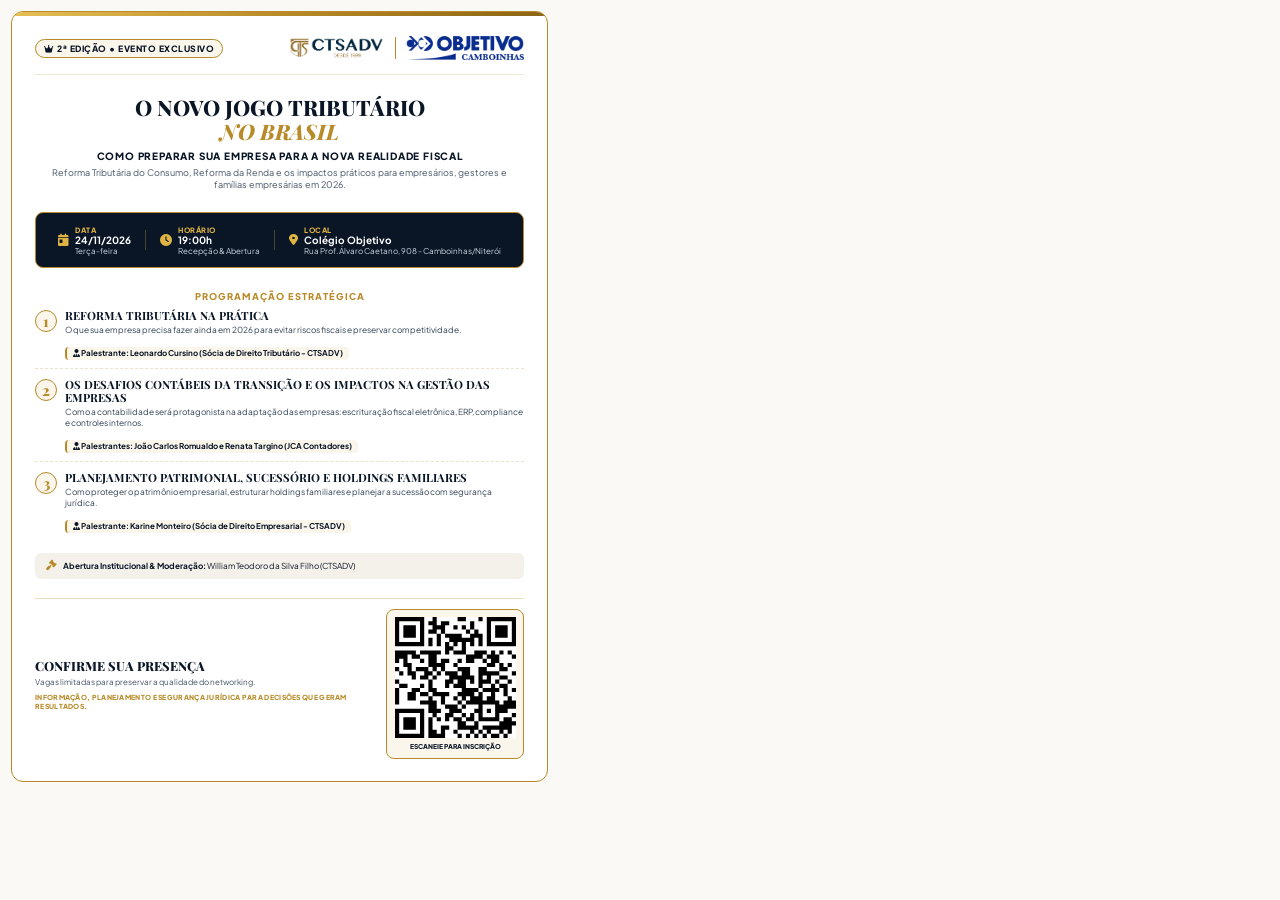
<file: flyer_a5.html>
<!DOCTYPE html>
<html lang="pt-BR">
<head>
  <meta charset="UTF-8">
  <title>Flyer A5 — O Novo Jogo Tributário no Brasil</title>

  <!-- Google Fonts -->
  <link rel="preconnect" href="https://fonts.googleapis.com">
  <link rel="preconnect" href="https://fonts.gstatic.com" crossorigin>
  <link href="https://fonts.googleapis.com/css2?family=Playfair+Display:ital,wght@0,600;0,700;0,800;1,600&family=Plus+Jakarta+Sans:wght@400;500;600;700;800&display=swap" rel="stylesheet">
  
  <!-- FontAwesome Icons -->
  <link rel="stylesheet" href="https://cdnjs.cloudflare.com/ajax/libs/font-awesome/6.4.0/css/all.min.css">

  <style>
    /* CSS Paged Media para A5 Exato (148mm x 210mm) com Margem de Segurança 3mm */
    @page {
      size: 148mm 210mm;
      margin: 0;
    }

    * {
      box-sizing: border-box;
      margin: 0;
      padding: 0;
    }

    body {
      width: 148mm;
      height: 210mm;
      font-family: 'Plus Jakarta Sans', sans-serif;
      background-color: #FAF9F5;
      color: #334155;
      padding: 3mm; /* Margem de Segurança de 3mm solicitada */
      -webkit-print-color-adjust: exact;
      print-color-adjust: exact;
    }

    /* Container Interno Seguro */
    .flyer-inner {
      width: 100%;
      height: 100%;
      background: #FFFFFF;
      border: 1.5px solid #B88A28;
      border-radius: 12px;
      padding: 6mm 6mm;
      display: flex;
      flex-direction: column;
      justify-content: space-between;
      position: relative;
      overflow: hidden;
    }

    /* Faixa de Decoração Superior */
    .top-gold-bar {
      position: absolute;
      top: 0;
      left: 0;
      right: 0;
      height: 4px;
      background: linear-gradient(90deg, #E6C057 0%, #B88A28 50%, #8C6514 100%);
    }

    /* Cabeçalho de Logos */
    .flyer-header {
      display: flex;
      align-items: center;
      justify-content: space-between;
      border-bottom: 1px solid rgba(184, 138, 40, 0.2);
      padding-bottom: 3.5mm;
      margin-bottom: 3mm;
    }

    .badge-event {
      font-size: 6.5pt;
      font-weight: 800;
      color: #0A1526;
      background: #FAF6EB;
      border: 1px solid #B88A28;
      padding: 3px 8px;
      border-radius: 12px;
      text-transform: uppercase;
      letter-spacing: 0.5px;
    }

    .logos-container {
      display: flex;
      align-items: center;
      gap: 10px;
    }

    .logo-img-ctsadv {
      height: 26px;
      width: auto;
    }

    .logo-img-objetivo {
      height: 24px;
      width: auto;
    }

    .logo-sep {
      width: 1px;
      height: 22px;
      background: #B88A28;
    }

    /* Hero Headline */
    .flyer-hero {
      text-align: center;
      margin-bottom: 3.5mm;
    }

    .hero-main-title {
      font-family: 'Playfair Display', serif;
      font-size: 16pt;
      font-weight: 800;
      color: #0A1526;
      line-height: 1.15;
      margin-bottom: 1.5mm;
    }

    .gold-italic {
      color: #B88A28;
      font-style: italic;
    }

    .hero-subtitle-box {
      font-size: 7.5pt;
      font-weight: 800;
      color: #0A1526;
      letter-spacing: 0.8px;
      text-transform: uppercase;
      margin-bottom: 1.5mm;
    }

    .hero-desc {
      font-size: 6.8pt;
      color: #475569;
      line-height: 1.3;
      max-width: 95%;
      margin: 0 auto;
    }

    /* Faixa de Informações (Data, Hora, Local) */
    .info-ribbon {
      background: #0A1526;
      color: #FFFFFF;
      border-radius: 8px;
      padding: 3mm 4mm;
      display: flex;
      align-items: center;
      justify-content: space-around;
      border: 1px solid #B88A28;
      margin-bottom: 3.5mm;
    }

    .info-box {
      display: flex;
      align-items: center;
      gap: 6px;
    }

    .info-box i {
      color: #DFB443;
      font-size: 9pt;
    }

    .info-txt {
      display: flex;
      flex-direction: column;
    }

    .info-txt span {
      font-size: 5.5pt;
      font-weight: 800;
      color: #DFB443;
      letter-spacing: 0.5px;
    }

    .info-txt strong {
      font-size: 7.5pt;
      color: #FFFFFF;
      line-height: 1.1;
    }

    .info-txt small {
      font-size: 6pt;
      color: #CBD5E1;
    }

    .info-divider-vertical {
      width: 1px;
      height: 20px;
      background: rgba(223, 180, 67, 0.3);
    }

    /* Programação Estratégica */
    .topics-section {
      margin-bottom: 3mm;
    }

    .section-label-heading {
      font-size: 7pt;
      font-weight: 800;
      color: #B88A28;
      letter-spacing: 1px;
      text-transform: uppercase;
      text-align: center;
      margin-bottom: 2mm;
    }

    .topic-item {
      display: flex;
      gap: 8px;
      margin-bottom: 2.5mm;
      padding-bottom: 2mm;
      border-bottom: 1px dashed rgba(184, 138, 40, 0.25);
    }

    .topic-item:last-child {
      border-bottom: none;
      margin-bottom: 0;
      padding-bottom: 0;
    }

    .topic-num {
      font-family: 'Playfair Display', serif;
      font-size: 11pt;
      font-weight: 800;
      color: #B88A28;
      background: #FAF6EB;
      border: 1px solid #B88A28;
      width: 22px;
      height: 22px;
      border-radius: 50%;
      display: flex;
      align-items: center;
      justify-content: center;
      flex-shrink: 0;
      margin-top: 1px;
    }

    .topic-content h4 {
      font-family: 'Playfair Display', serif;
      font-size: 8.5pt;
      font-weight: 700;
      color: #0A1526;
      line-height: 1.15;
      margin-bottom: 0.8mm;
    }

    .topic-content p {
      font-size: 6.3pt;
      color: #334155;
      line-height: 1.25;
      margin-bottom: 1mm;
    }

    .speaker-tag {
      display: inline-block;
      font-size: 6pt;
      font-weight: 700;
      color: #0A1526;
      background: #FAF6EB;
      padding: 1.5px 6px;
      border-radius: 4px;
      border-left: 2px solid #B88A28;
    }

    /* Seção de Moderação */
    .moderator-bar {
      background: #F4F1EA;
      border-radius: 6px;
      padding: 2mm 3mm;
      font-size: 6.2pt;
      color: #0A1526;
      display: flex;
      align-items: center;
      gap: 6px;
      margin-bottom: 3mm;
    }

    .moderator-bar i {
      color: #B88A28;
      font-size: 8pt;
    }

    /* Footer & QR Code */
    .flyer-footer {
      border-top: 1px solid rgba(184, 138, 40, 0.3);
      padding-top: 2.5mm;
      display: flex;
      align-items: center;
      justify-content: space-between;
      background: #FFFFFF;
    }

    .cta-text-box {
      flex: 1;
      padding-right: 8px;
    }

    .cta-title {
      font-family: 'Playfair Display', serif;
      font-size: 9.5pt;
      font-weight: 800;
      color: #0A1526;
      margin-bottom: 1mm;
    }

    .cta-sub {
      font-size: 6pt;
      color: #475569;
      margin-bottom: 1.5mm;
    }

    .motto-txt {
      font-size: 5.2pt;
      font-weight: 800;
      color: #B88A28;
      letter-spacing: 0.3px;
      text-transform: uppercase;
    }

    .qr-box {
      display: flex;
      flex-direction: column;
      align-items: center;
      background: #FAF6EB;
      padding: 2mm;
      border-radius: 8px;
      border: 1px solid #B88A28;
      flex-shrink: 0;
    }

    .qr-box img {
      width: 32mm;
      height: 32mm;
    }

    .qr-box span {
      font-size: 5pt;
      font-weight: 800;
      color: #0A1526;
      margin-top: 1mm;
      text-transform: uppercase;
    }
  </style>
</head>
<body>

  <div class="flyer-inner">
    <div class="top-gold-bar"></div>

    <!-- Header Institucional -->
    <div class="flyer-header">
      <span class="badge-event"><i class="fa-solid fa-crown"></i> 2ª EDIÇÃO • EVENTO EXCLUSIVO</span>
      <div class="logos-container">
        <img src="Nova Logo CTSADV.png" alt="CTSADV" class="logo-img-ctsadv">
        <div class="logo-sep"></div>
        <img src="objetivo.png" alt="Objetivo Camboinhas" class="logo-img-objetivo">
      </div>
    </div>

    <!-- Hero Title -->
    <div class="flyer-hero">
      <h1 class="hero-main-title">
        O NOVO JOGO TRIBUTÁRIO<br>
        <span class="gold-italic">NO BRASIL</span>
      </h1>
      <div class="hero-subtitle-box">
        COMO PREPARAR SUA EMPRESA PARA A NOVA REALIDADE FISCAL
      </div>
      <p class="hero-desc">
        Reforma Tributária do Consumo, Reforma da Renda e os impactos práticos para empresários, gestores e famílias empresárias em 2026.
      </p>
    </div>

    <!-- Informações Rápidas (Faixa Azul Marinho) -->
    <div class="info-ribbon">
      <div class="info-box">
        <i class="fa-solid fa-calendar-day"></i>
        <div class="info-txt">
          <span>DATA</span>
          <strong>24/11/2026</strong>
          <small>Terça-feira</small>
        </div>
      </div>

      <div class="info-divider-vertical"></div>

      <div class="info-box">
        <i class="fa-solid fa-clock"></i>
        <div class="info-txt">
          <span>HORÁRIO</span>
          <strong>19:00h</strong>
          <small>Recepção & Abertura</small>
        </div>
      </div>

      <div class="info-divider-vertical"></div>

      <div class="info-box">
        <i class="fa-solid fa-location-dot"></i>
        <div class="info-txt">
          <span>LOCAL</span>
          <strong>Colégio Objetivo</strong>
          <small>Rua Prof. Álvaro Caetano, 908 - Camboinhas/Niterói</small>
        </div>
      </div>
    </div>

    <!-- Temas Estratégicos -->
    <div class="topics-section">
      <div class="section-label-heading">PROGRAMAÇÃO ESTRATÉGICA</div>

      <!-- Tema 1 -->
      <div class="topic-item">
        <div class="topic-num">1</div>
        <div class="topic-content">
          <h4>REFORMA TRIBUTÁRIA NA PRÁTICA</h4>
          <p>O que sua empresa precisa fazer ainda em 2026 para evitar riscos fiscais e preservar competitividade.</p>
          <span class="speaker-tag"><i class="fa-solid fa-user-tie"></i> Palestrante: <strong>Leonardo Cursino</strong> (Sócia de Direito Tributário - CTSADV)</span>
        </div>
      </div>

      <!-- Tema 2 (Com João Carlos Romualdo e Renata Targino) -->
      <div class="topic-item">
        <div class="topic-num">2</div>
        <div class="topic-content">
          <h4>OS DESAFIOS CONTÁBEIS DA TRANSIÇÃO E OS IMPACTOS NA GESTÃO DAS EMPRESAS</h4>
          <p>Como a contabilidade será protagonista na adaptação das empresas: escrituração fiscal eletrônica, ERP, compliance e controles internos.</p>
          <span class="speaker-tag"><i class="fa-solid fa-user-tie"></i> Palestrantes: <strong>João Carlos Romualdo</strong> e <strong>Renata Targino</strong> (JCA Contadores)</span>
        </div>
      </div>

      <!-- Tema 3 -->
      <div class="topic-item">
        <div class="topic-num">3</div>
        <div class="topic-content">
          <h4>PLANEJAMENTO PATRIMONIAL, SUCESSÓRIO E HOLDINGS FAMILIARES</h4>
          <p>Como proteger o patrimônio empresarial, estruturar holdings familiares e planejar a sucessão com segurança jurídica.</p>
          <span class="speaker-tag"><i class="fa-solid fa-user-tie"></i> Palestrante: <strong>Karine Monteiro</strong> (Sócia de Direito Empresarial - CTSADV)</span>
        </div>
      </div>
    </div>

    <!-- Moderação -->
    <div class="moderator-bar">
      <i class="fa-solid fa-gavel"></i>
      <div>
        <strong>Abertura Institucional & Moderação:</strong> William Teodoro da Silva Filho (CTSADV)
      </div>
    </div>

    <!-- Footer & QR Code para Inscrição -->
    <div class="flyer-footer">
      <div class="cta-text-box">
        <div class="cta-title">CONFIRME SUA PRESENÇA</div>
        <div class="cta-sub">Vagas limitadas para preservar a qualidade do networking.</div>
        <div class="motto-txt">INFORMAÇÃO, PLANEJAMENTO E SEGURANÇA JURÍDICA PARA DECISÕES QUE GERAM RESULTADOS.</div>
      </div>
      <div class="qr-box">
        <img src="qr_code.svg" alt="QR Code Inscrição">
        <span>ESCANEIE PARA INSCRIÇÃO</span>
      </div>
    </div>
  </div>

</body>
</html>
</file>
<file: style.css>
/* ==========================================================================
   CONVITE DIGITAL — O NOVO JOGO TRIBUTÁRIO NO BRASIL
   Direção de Arte: Layout Fluido por Seções & Imagens Editoriais de Alto Padrão
   ========================================================================== */

/* --- CSS Variables & Design Tokens --- */
:root {
  --font-serif: 'Playfair Display', Georgia, serif;
  --font-sans: 'Plus Jakarta Sans', -apple-system, BlinkMacSystemFont, sans-serif;

  /* Palette Luxo Editorial */
  --bg-ivory: #FAF9F5;
  --bg-cream-soft: #F4F1EA;
  --bg-white: #FFFFFF;
  --bg-navy: #0A1526;
  --bg-navy-light: #13223A;

  --gold-foil: linear-gradient(135deg, #E6C057 0%, #B88A28 50%, #8C6514 100%);
  --gold-solid: #B88A28;
  --gold-accent: #DFB443;
  --gold-light-tint: rgba(184, 138, 40, 0.08);

  --text-dark: #0A1526;
  --text-body: #334155;
  --text-muted: #64748B;
  --text-gold: #B88A28;

  --border-hairline: rgba(184, 138, 40, 0.22);
  --border-hairline-hover: rgba(184, 138, 40, 0.55);

  --shadow-subtle: 0 10px 30px rgba(10, 21, 38, 0.06);
  --shadow-card: 0 16px 40px -12px rgba(10, 21, 38, 0.08);
  --shadow-image: 0 20px 40px -10px rgba(10, 21, 38, 0.18);

  --radius-sm: 8px;
  --radius-md: 16px;
  --radius-lg: 24px;
  --radius-pill: 9999px;

  --transition: all 0.35s cubic-bezier(0.25, 1, 0.5, 1);
}

/* --- Reset & Global --- */
*, *::before, *::after {
  box-sizing: border-box;
  margin: 0;
  padding: 0;
}

html {
  scroll-behavior: smooth;
  font-size: 16px;
}

body {
  font-family: var(--font-sans);
  background-color: var(--bg-ivory);
  color: var(--text-body);
  line-height: 1.6;
  overflow-x: hidden;
  position: relative;
  min-height: 100vh;
}

.container {
  width: 100%;
  max-width: 1140px;
  margin: 0 auto;
  padding: 0 24px;
  position: relative;
  z-index: 2;
}

.text-center { text-align: center; }
.text-white { color: #FFFFFF !important; }

/* --- Navbar Fixo --- */
.navbar-sticky {
  position: sticky;
  top: 0;
  z-index: 100;
  background: rgba(250, 249, 245, 0.92);
  backdrop-filter: blur(16px);
  -webkit-backdrop-filter: blur(16px);
  border-bottom: 1px solid var(--border-hairline);
  padding: 12px 0;
}

.navbar-container {
  display: flex;
  align-items: center;
  justify-content: space-between;
  gap: 16px;
}

.nav-brand-badge {
  display: flex;
  align-items: center;
  gap: 8px;
  font-size: 0.76rem;
  font-weight: 800;
  color: var(--bg-navy);
  letter-spacing: 1px;
  text-transform: uppercase;
}

.dot-live {
  width: 8px;
  height: 8px;
  background-color: var(--gold-accent);
  border-radius: 50%;
  box-shadow: 0 0 10px var(--gold-accent);
  animation: pulse-dot 2s infinite;
}

@keyframes pulse-dot {
  0% { transform: scale(0.95); opacity: 0.8; }
  50% { transform: scale(1.3); opacity: 1; }
  100% { transform: scale(0.95); opacity: 0.8; }
}

.nav-logos {
  display: flex;
  align-items: center;
  gap: 20px;
  background: var(--bg-white);
  padding: 8px 24px;
  border-radius: var(--radius-pill);
  border: 1px solid var(--border-hairline);
  box-shadow: 0 4px 15px rgba(0, 0, 0, 0.04);
}

.nav-logo {
  height: 40px;
  width: auto;
  object-fit: contain;
}

.nav-divider {
  width: 1px;
  height: 32px;
  background: linear-gradient(to bottom, transparent, var(--gold-solid), transparent);
}

/* --- Botões --- */
.btn {
  display: inline-flex;
  align-items: center;
  justify-content: center;
  gap: 10px;
  padding: 14px 28px;
  font-family: var(--font-sans);
  font-size: 0.98rem;
  font-weight: 700;
  border-radius: var(--radius-pill);
  cursor: pointer;
  transition: var(--transition);
  text-decoration: none;
  border: none;
  outline: none;
}

.btn-primary.btn-gold {
  background: var(--bg-navy);
  color: #FFFFFF;
  border: 1px solid var(--gold-solid);
  box-shadow: 0 6px 20px rgba(10, 21, 38, 0.2);
}

.btn-primary.btn-gold:hover {
  background: var(--bg-navy-light);
  border-color: var(--gold-accent);
  color: var(--gold-accent);
  transform: translateY(-2px);
  box-shadow: 0 10px 28px rgba(10, 21, 38, 0.3);
}

.btn-secondary {
  background: var(--bg-white);
  color: var(--bg-navy);
  border: 1px solid rgba(10, 21, 38, 0.15);
  box-shadow: 0 2px 10px rgba(0, 0, 0, 0.03);
}

.btn-secondary:hover {
  border-color: var(--gold-solid);
  color: var(--gold-solid);
  transform: translateY(-2px);
}

.btn-large {
  padding: 16px 36px;
  font-size: 1.05rem;
}

.btn-sm {
  padding: 10px 18px;
  font-size: 0.85rem;
}

.btn-block { width: 100%; }

.glow-effect {
  position: relative;
  overflow: hidden;
}

.glow-effect::after {
  content: '';
  position: absolute;
  top: -50%;
  left: -50%;
  width: 200%;
  height: 200%;
  background: linear-gradient(
    60deg,
    transparent,
    rgba(223, 180, 67, 0.2),
    transparent
  );
  transform: rotate(30deg);
  transition: transform 0.8s ease;
}

.glow-effect:hover::after {
  transform: translate(100%, 100%) rotate(30deg);
}

/* --- Hero Section Dividida (Hero Split) --- */
.hero-section {
  padding: 50px 0 40px 0;
}

.hero-split-grid {
  display: grid;
  grid-template-columns: 1.1fr 0.9fr;
  align-items: center;
  gap: 48px;
  margin-bottom: 48px;
}

.hero-tag-pill {
  display: inline-flex;
  align-items: center;
  gap: 8px;
  padding: 6px 18px;
  background: var(--bg-navy);
  color: var(--gold-accent);
  border: 1px solid var(--gold-solid);
  border-radius: var(--radius-pill);
  font-size: 0.76rem;
  font-weight: 800;
  letter-spacing: 1px;
  margin-bottom: 20px;
}

.hero-title {
  font-family: var(--font-serif);
  font-size: 3.2rem;
  font-weight: 800;
  line-height: 1.15;
  color: var(--text-dark);
  margin-bottom: 14px;
}

.gold-gradient-text {
  background: var(--gold-foil);
  -webkit-background-clip: text;
  -webkit-text-fill-color: transparent;
  display: inline-block;
  font-style: italic;
}

.hero-subtitle {
  font-size: 1.1rem;
  font-weight: 800;
  color: var(--bg-navy);
  letter-spacing: 1px;
  margin-bottom: 16px;
  text-transform: uppercase;
}

.hero-description {
  font-size: 1.05rem;
  color: var(--text-body);
  margin-bottom: 32px;
}

.hero-actions {
  display: flex;
  align-items: center;
  gap: 16px;
  flex-wrap: wrap;
}

/* Imagem Direta sem Moldura no Hero */
.hero-raw-img {
  width: 100%;
  max-width: 480px;
  height: auto;
  object-fit: contain;
  display: block;
  margin: 0 auto;
  filter: drop-shadow(0 14px 30px rgba(10, 21, 38, 0.12));
  transition: var(--transition);
}

.hero-raw-img:hover {
  transform: scale(1.02);
}

/* --- Faixa Única de Resumo do Evento (Event Ribbon) --- */
.event-summary-ribbon {
  background: var(--bg-white);
  border: 1.5px solid var(--gold-solid);
  border-radius: var(--radius-pill);
  padding: 16px 36px;
  box-shadow: var(--shadow-card);
  display: flex;
  align-items: center;
  justify-content: space-between;
  gap: 20px;
  flex-wrap: wrap;
}

.ribbon-item {
  display: flex;
  align-items: center;
  gap: 12px;
}

.ribbon-icon {
  width: 42px;
  height: 42px;
  border-radius: 50%;
  background: var(--bg-navy);
  color: var(--gold-accent);
  display: flex;
  align-items: center;
  justify-content: center;
  font-size: 1.1rem;
  border: 1px solid var(--gold-solid);
  flex-shrink: 0;
}

.ribbon-label {
  font-size: 0.7rem;
  font-weight: 800;
  color: var(--gold-solid);
  letter-spacing: 1px;
  display: block;
}

.ribbon-item strong {
  font-size: 1.05rem;
  color: var(--text-dark);
  display: block;
  line-height: 1.1;
}

.ribbon-item small {
  font-size: 0.8rem;
  color: var(--text-muted);
}

.ribbon-divider {
  width: 1px;
  height: 36px;
  background: linear-gradient(to bottom, transparent, var(--border-hairline-hover), transparent);
}

.ribbon-timer {
  display: flex;
  align-items: center;
  gap: 10px;
  background: var(--bg-navy);
  padding: 8px 18px;
  border-radius: var(--radius-pill);
  border: 1px solid var(--gold-solid);
}

.timer-label {
  font-size: 0.75rem;
  font-weight: 800;
  color: var(--gold-accent);
}

.mini-countdown {
  font-family: var(--font-serif);
  font-size: 1.05rem;
  font-weight: 700;
  color: #FFFFFF;
  letter-spacing: 0.5px;
}

/* --- Section 1: Temas Estratégicos (Layout Editorial Fluido) --- */
.section-topics-fluid {
  padding: 70px 0;
  background: var(--bg-ivory);
}

.topics-full-width {
  max-width: 860px;
  margin: 0 auto;
}

.topics-list-flow {
  display: flex;
  flex-direction: column;
  gap: 32px;
}

.topic-row-item {
  display: flex;
  align-items: flex-start;
  gap: 20px;
  padding-bottom: 24px;
  border-bottom: 1px solid var(--border-hairline);
}

.topic-row-item:last-child {
  border-bottom: none;
  padding-bottom: 0;
}

.topic-number-badge {
  font-family: var(--font-serif);
  font-size: 1.6rem;
  font-weight: 800;
  color: var(--gold-solid);
  background: var(--bg-white);
  border: 1.5px solid var(--gold-solid);
  width: 48px;
  height: 48px;
  border-radius: 50%;
  display: flex;
  align-items: center;
  justify-content: center;
  flex-shrink: 0;
  box-shadow: 0 4px 12px rgba(0, 0, 0, 0.04);
}

.topic-text-content h3 {
  font-family: var(--font-serif);
  font-size: 1.35rem;
  font-weight: 700;
  color: var(--text-dark);
  margin-bottom: 8px;
}

.topic-text-content p {
  font-size: 0.95rem;
  color: var(--text-body);
  line-height: 1.6;
  margin-bottom: 10px;
}

.topic-speaker-pill {
  display: inline-flex;
  align-items: center;
  gap: 6px;
  font-size: 0.82rem;
  font-weight: 700;
  color: var(--bg-navy);
  background: var(--gold-light-tint);
  padding: 4px 12px;
  border-radius: var(--radius-pill);
  border: 1px solid var(--border-hairline);
}

/* --- Section 2: Especialistas Convidados (Escuro Executivo) --- */
.section-speakers-dark {
  padding: 80px 0;
  background: var(--bg-navy);
  color: #FFFFFF;
}

.badge-gold {
  color: var(--gold-accent) !important;
}

.speakers-row-grid {
  display: grid;
  grid-template-columns: repeat(auto-fit, minmax(220px, 1fr));
  gap: 24px;
}

.speaker-profile-box {
  background: var(--bg-navy-light);
  border: 1px solid rgba(184, 138, 40, 0.3);
  border-radius: var(--radius-lg);
  padding: 32px 20px;
  text-align: center;
  transition: var(--transition);
}

.speaker-profile-box:hover {
  border-color: var(--gold-accent);
  transform: translateY(-4px);
  box-shadow: 0 16px 35px rgba(0, 0, 0, 0.4);
}

.speaker-avatar-circle {
  width: 64px;
  height: 64px;
  border-radius: 50%;
  background: var(--bg-navy);
  border: 2px solid var(--gold-solid);
  color: var(--gold-accent);
  display: flex;
  align-items: center;
  justify-content: center;
  font-size: 1.5rem;
  margin: 0 auto 16px auto;
  box-shadow: 0 4px 15px rgba(0, 0, 0, 0.3);
}

.speaker-profile-box h3 {
  font-family: var(--font-serif);
  font-size: 1.15rem;
  font-weight: 700;
  color: #FFFFFF;
  margin-bottom: 6px;
}

.speaker-role-gold {
  display: block;
  font-size: 0.82rem;
  font-weight: 700;
  color: var(--gold-accent);
  margin-bottom: 4px;
}

.speaker-company {
  font-size: 0.78rem;
  color: #94A3B8;
}

/* --- Section 3: Cronograma (Timeline Fluida) --- */
.section-agenda-fluid {
  padding: 70px 0;
  background: var(--bg-cream-soft);
}

.agenda-fluid-wrap {
  max-width: 860px;
  margin: 0 auto;
}

.agenda-header-inline {
  display: flex;
  align-items: center;
  justify-content: space-between;
  margin-bottom: 40px;
  flex-wrap: wrap;
  gap: 16px;
}

.agenda-header-inline h2 {
  font-family: var(--font-serif);
  font-size: 1.8rem;
  color: var(--text-dark);
  display: flex;
  align-items: center;
  gap: 12px;
}

.time-pill {
  font-size: 0.85rem;
  font-weight: 700;
  color: var(--bg-navy);
  background: var(--bg-white);
  border: 1px solid var(--gold-solid);
  padding: 6px 16px;
  border-radius: var(--radius-pill);
}

.timeline-fluid {
  display: flex;
  flex-direction: column;
  gap: 20px;
}

.t-fluid-row {
  display: flex;
  align-items: flex-start;
  gap: 24px;
  background: var(--bg-white);
  padding: 20px 24px;
  border-radius: var(--radius-md);
  border: 1px solid var(--border-hairline);
  box-shadow: var(--shadow-subtle);
}

.t-fluid-time {
  font-family: var(--font-serif);
  font-size: 1.1rem;
  font-weight: 800;
  color: var(--gold-solid);
  width: 70px;
  flex-shrink: 0;
}

.t-fluid-content h4 {
  font-size: 1.05rem;
  font-weight: 700;
  color: var(--text-dark);
  margin-bottom: 4px;
}

.t-fluid-content p {
  font-size: 0.9rem;
  color: var(--text-muted);
}

.row-coffee {
  border-left: 4px solid var(--gold-solid);
  background: #FFFDF7;
}

/* --- Section 4: Localização --- */
.section-location-fluid {
  padding: 70px 0;
}

.location-split-card {
  background: var(--bg-white);
  border: 1.5px solid var(--border-hairline);
  border-radius: var(--radius-lg);
  display: grid;
  grid-template-columns: 1fr 1fr;
  overflow: hidden;
  box-shadow: var(--shadow-card);
}

.loc-text-col {
  padding: 48px;
  display: flex;
  flex-direction: column;
  justify-content: center;
}

.loc-text-col h2 {
  font-family: var(--font-serif);
  font-size: 2rem;
  color: var(--text-dark);
  margin: 8px 0 16px 0;
}

.loc-address-text {
  font-size: 1.05rem;
  color: var(--gold-solid);
  font-weight: 700;
  margin-bottom: 12px;
  display: flex;
  align-items: center;
  gap: 8px;
}

.loc-detail-text {
  font-size: 0.95rem;
  color: var(--text-muted);
  margin-bottom: 28px;
}

.loc-buttons {
  display: flex;
  gap: 12px;
  flex-wrap: wrap;
}

.loc-map-col {
  min-height: 360px;
  width: 100%;
}

/* --- Final CTA Banner --- */
.section-final-cta { padding: 40px 0 80px 0; }

.cta-banner {
  background: linear-gradient(135deg, #FFFFFF 0%, #FAF6EB 100%);
  border: 2px solid var(--gold-solid);
  border-radius: var(--radius-lg);
  padding: 56px 36px;
  max-width: 840px;
  margin: 0 auto;
  box-shadow: var(--shadow-card);
}

.cta-banner h2 {
  font-family: var(--font-serif);
  font-size: 2.4rem;
  color: var(--text-dark);
  margin-bottom: 12px;
}

.cta-banner p {
  font-size: 1.1rem;
  color: var(--text-muted);
  margin-bottom: 32px;
}

.cta-banner-buttons {
  display: flex;
  align-items: center;
  justify-content: center;
  gap: 16px;
  flex-wrap: wrap;
}

/* --- Sticky Mobile Bar --- */
.sticky-rsvp-bar {
  position: fixed;
  bottom: 0;
  left: 0;
  right: 0;
  background: rgba(10, 21, 38, 0.96);
  backdrop-filter: blur(12px);
  border-top: 1px solid var(--gold-solid);
  padding: 12px 20px;
  display: none;
  align-items: center;
  justify-content: space-between;
  z-index: 900;
}

.sticky-text strong {
  display: block;
  color: #FFFFFF;
  font-size: 0.9rem;
}

.sticky-text small {
  color: var(--gold-accent);
  font-size: 0.78rem;
}

/* --- Rodapé --- */
.site-footer {
  background: var(--bg-navy);
  color: #FFFFFF;
  padding: 50px 0;
  border-top: 3px solid var(--gold-solid);
}

.footer-inner {
  display: flex;
  flex-direction: column;
  align-items: center;
  text-align: center;
  gap: 22px;
}

.footer-logos-box {
  display: flex;
  align-items: center;
  gap: 24px;
  background: var(--bg-white);
  padding: 12px 32px;
  border-radius: var(--radius-pill);
  border: 1px solid var(--gold-solid);
}

.f-logo {
  height: 40px;
  object-fit: contain;
}

.f-divider {
  width: 1px;
  height: 30px;
  background: var(--border-hairline);
}

.footer-tagline {
  font-size: 0.85rem;
  font-weight: 800;
  color: var(--gold-accent);
  letter-spacing: 1px;
}

.footer-copy {
  font-size: 0.8rem;
  color: #94A3B8;
}

/* --- Modal RSVP --- */
.modal-overlay {
  position: fixed;
  top: 0;
  left: 0;
  width: 100vw;
  height: 100vh;
  background: rgba(10, 21, 38, 0.82);
  backdrop-filter: blur(8px);
  z-index: 2000;
  display: flex;
  align-items: center;
  justify-content: center;
  padding: 20px;
  opacity: 0;
  pointer-events: none;
  transition: opacity 0.3s ease;
}

.modal-overlay.active {
  opacity: 1;
  pointer-events: auto;
}

.modal-card {
  width: 100%;
  max-width: 460px;
  padding: 36px;
  position: relative;
  background: var(--bg-white);
  border: 2px solid var(--gold-solid);
  border-radius: var(--radius-lg);
  box-shadow: 0 24px 60px rgba(0, 0, 0, 0.35);
  transform: translateY(20px);
  transition: transform 0.3s ease;
}

.modal-overlay.active .modal-card { transform: translateY(0); }

.modal-close {
  position: absolute;
  top: 16px;
  right: 20px;
  background: none;
  border: none;
  font-size: 1.8rem;
  color: var(--text-muted);
  cursor: pointer;
}

.modal-close:hover { color: var(--gold-solid); }

.modal-head {
  text-align: center;
  margin-bottom: 24px;
}

.modal-card-large {
  max-width: 680px;
  max-height: 90vh;
  overflow-y: auto;
  padding: 28px 24px;
}

.form-badge-icon {
  width: 50px;
  height: 50px;
  border-radius: 50%;
  background: var(--bg-navy);
  color: var(--gold-accent);
  border: 1px solid var(--gold-solid);
  font-size: 1.5rem;
  display: flex;
  align-items: center;
  justify-content: center;
  margin: 0 auto 10px auto;
}

.direct-form-link {
  display: inline-flex;
  align-items: center;
  gap: 6px;
  font-size: 0.8rem;
  font-weight: 700;
  color: var(--gold-solid);
  text-decoration: none;
  margin-top: 6px;
  padding: 4px 12px;
  background: var(--gold-light-tint);
  border-radius: var(--radius-pill);
  border: 1px solid var(--border-hairline);
  transition: var(--transition);
}

.direct-form-link:hover {
  background: var(--bg-navy);
  color: var(--gold-accent);
}

.google-form-iframe-wrapper {
  margin-top: 16px;
  border-radius: var(--radius-md);
  overflow: hidden;
  border: 1px solid var(--border-hairline);
  background: #FFFFFF;
}

.google-form-iframe-wrapper iframe {
  border: none;
  display: block;
}

/* Toast */
.toast {
  position: fixed;
  bottom: 30px;
  left: 50%;
  transform: translateX(-50%) translateY(100px);
  background: var(--bg-navy);
  color: var(--gold-accent);
  border: 1px solid var(--gold-solid);
  font-weight: 700;
  padding: 12px 24px;
  border-radius: var(--radius-pill);
  z-index: 3000;
  transition: transform 0.3s cubic-bezier(0.175, 0.885, 0.32, 1.275);
}

.toast.show { transform: translateX(-50%) translateY(0); }

/* --- Responsive Media Queries --- */
@media (max-width: 992px) {
  .hero-split-grid { grid-template-columns: 1fr; gap: 32px; }
  .topics-split-container { grid-template-columns: 1fr; gap: 32px; }
  .topics-img { height: 300px; }
  .event-summary-ribbon { border-radius: var(--radius-lg); flex-direction: column; align-items: flex-start; }
  .ribbon-divider { display: none; }
  .hero-title { font-size: 2.5rem; }
  .location-split-card { grid-template-columns: 1fr; }
  .loc-map-col { height: 280px; }
}

@media (max-width: 640px) {
  .navbar-container { flex-direction: column; gap: 10px; }
  .nav-logos { padding: 6px 16px; gap: 12px; }
  .nav-logo { height: 34px; }
  .hero-title { font-size: 2rem; }
  .hero-actions { flex-direction: column; width: 100%; }
  .hero-actions .btn { width: 100%; }
  .sticky-rsvp-bar { display: flex; }
  .loc-text-col { padding: 32px 20px; }
  .cta-banner { padding: 36px 20px; }
  .cta-banner-buttons { flex-direction: column; width: 100%; }
  .cta-banner-buttons .btn { width: 100%; }
}
</file>
